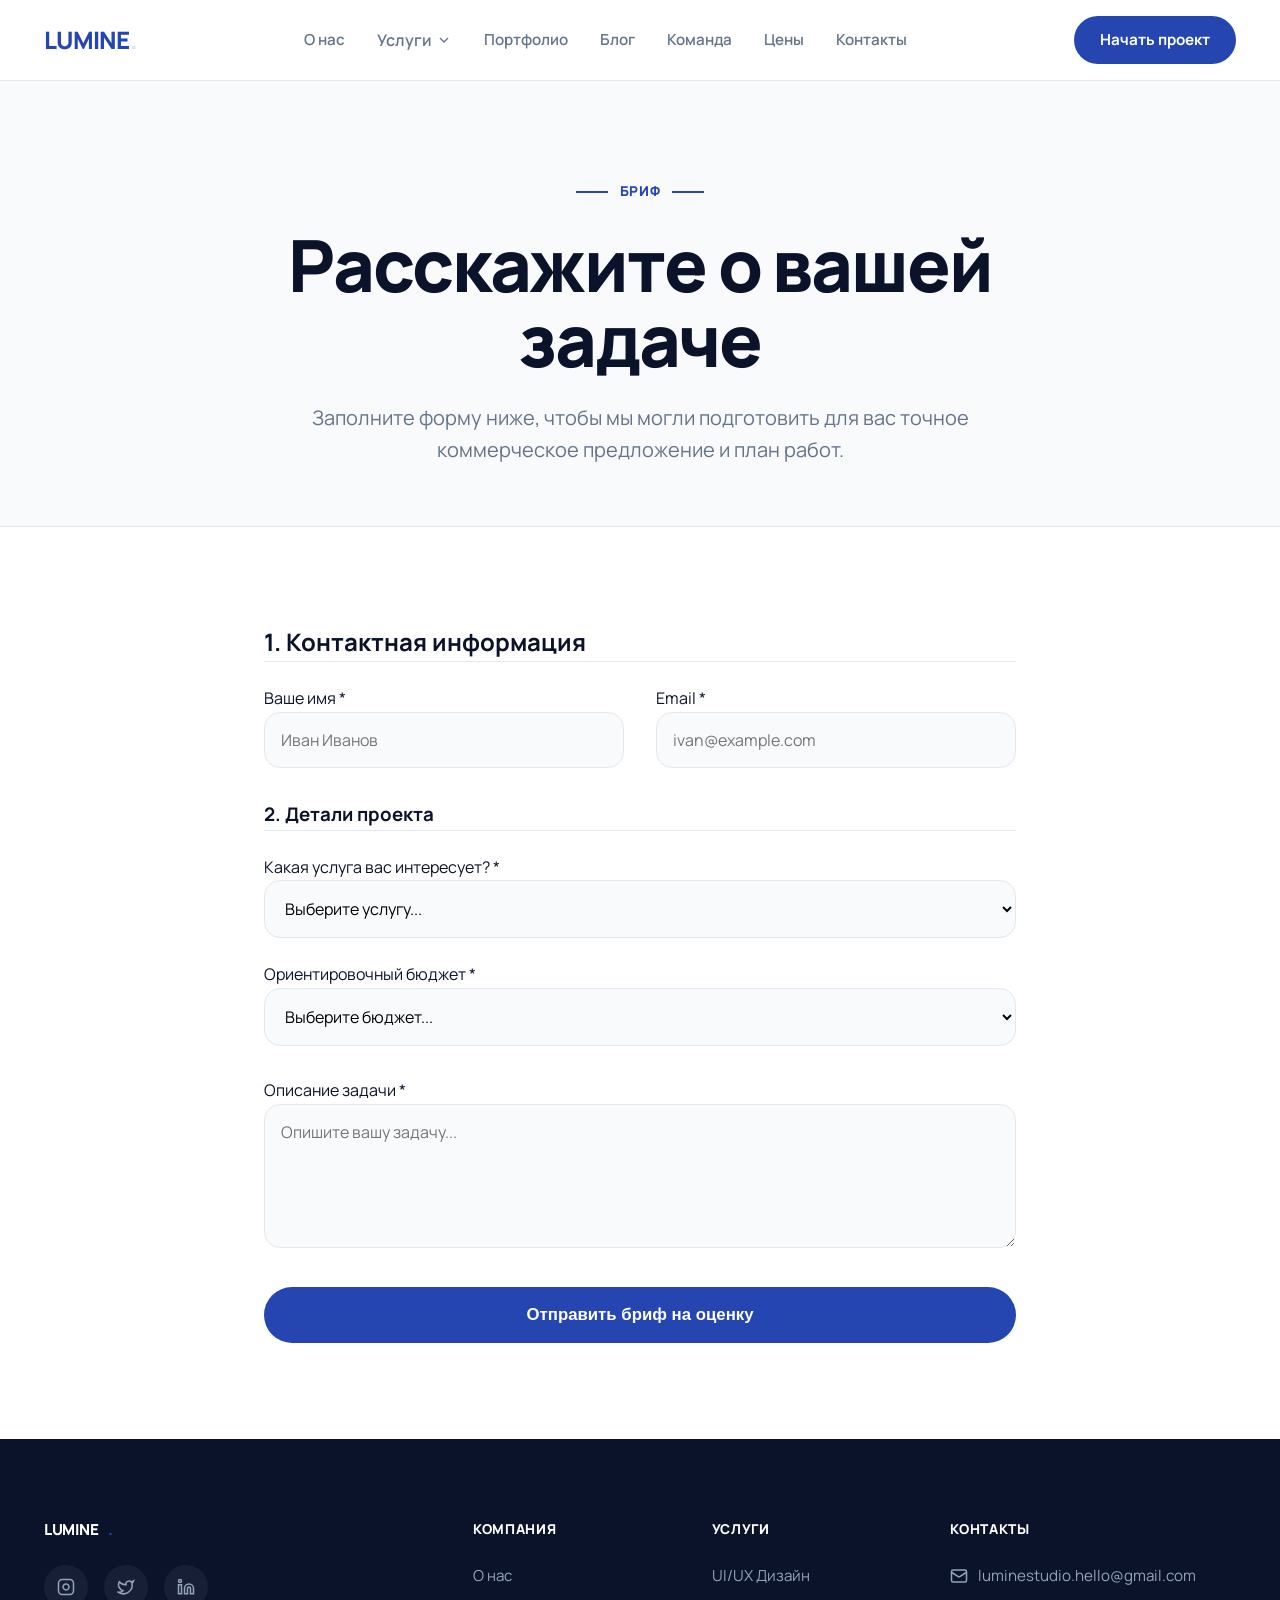
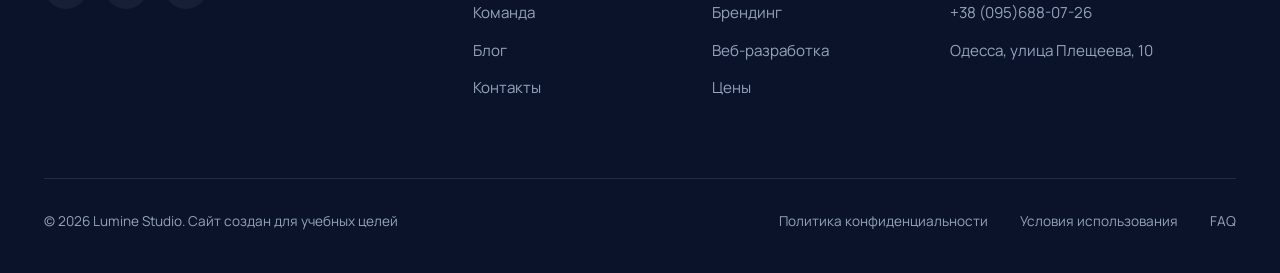
<file: brief.html>
﻿<!DOCTYPE html>
<html lang="ru">
<head>
<meta charset="UTF-8">
<meta name="keywords" content="создание сайтов, веб-студия, разработка сайтов, заказать сайт, IT агентство, создание лендингов, разработка интернет-магазина,
	разработка сайтов под ключ цена, заказать сайт визитку Одесса, веб студия портфолио, услуги веб разработчика, создание корпоративного сайта,Lumine Studio,Lumine Studio отзывы,Lumine Studio веб студия,веб студия Одесса,дизайн студия Одесса
	,заказать сайт в Одессе,SEO,увеличить продажи через сайт,дизайн для IT-продуктов,редизайн старого сайта,как повысить конверсию сайта,верстка сайта">
	
	<meta name="description" content="Сайт веб-студии Lumine Studio.">
	
	<meta name="author" content="Stefurin Vadim">
	
    <link rel="shortcut icon" href="favicon.ico" type="image/x-icon">

    <meta name="viewport" content="width=device-width, initial-scale=1.0">
    <title>Начать проект (Бриф) — Lumine Studio</title>
    <link href="https://fonts.googleapis.com/css2?family=Manrope:wght@400;500;600;700;800&display=swap" rel="stylesheet">
    <link rel="stylesheet" href="style.css">
</head>
<body>

<header class="header">
        <div class="container header-inner">
            <a href="index.html" class="logo">LUMINE<span class="logo-dot">.</span></a>
            
            <!-- Навигация для ПК -->
            <nav class="nav-desktop">
                <a href="about.html" class="nav-link">О нас</a>
                
                <div class="dropdown">
                    <button class="nav-link dropdown-toggle" style="display: flex; align-items: center;">
                        Услуги
                        <svg viewBox="0 0 24 24" fill="none" stroke="currentColor" stroke-width="2" style="width: 16px; height: 16px; margin-left: 4px;"><path d="m6 9 6 6 6-6"/></svg>
                    </button>
                    <div class="dropdown-menu">
                        <a href="service-uiux.html" class="dropdown-item">UI/UX Дизайн</a>
                        <a href="service-branding.html" class="dropdown-item">Брендинг</a>
                        <a href="service-development.html" class="dropdown-item">Веб-разработка</a>
                        <a href="services.html" class="dropdown-item text-accent" style="margin-top: 8px; border-top: 1px solid var(--color-border); padding-top: 12px;">Все услуги &rarr;</a>
                    </div>
                </div>

                <a href="portfolio.html" class="nav-link">Портфолио</a>
                <a href="blog.html" class="nav-link">Блог</a>
                <a href="team.html" class="nav-link">Команда</a>
                <a href="pricing.html" class="nav-link">Цены</a>
                <a href="contact.html" class="nav-link">Контакты</a>
            </nav>

            <!-- Кнопка и бургер-меню для мобилок -->
            <div class="header-actions">
                <a href="brief.html" class="btn btn-primary btn-sm hidden-mobile">Начать проект</a>
                <button class="mobile-toggle" aria-label="Меню">
                   
                </button>
            </div>
        </div>

        <!-- Мобильное меню (скрыто по умолчанию) -->
        <div class="mobile-nav" id="mobileNav">
            <a href="index.html" class="mobile-link">Главная</a>
            <a href="about.html" class="mobile-link">О нас</a>
            <a href="services.html" class="mobile-link">Услуги</a>
            <a href="portfolio.html" class="mobile-link">Портфолио</a>
            <a href="blog.html" class="mobile-link">Блог</a>
            <a href="team.html" class="mobile-link">Команда</a>
            <a href="pricing.html" class="mobile-link">Цены</a>
            <a href="contact.html" class="mobile-link">Контакты</a>
            <a href="brief.html" class="btn btn-primary w-full mt-4" style="justify-content: center;">Начать проект</a>
        </div>
    </header>

    <main>
        <section class="section page-hero bg-light border-bottom text-center">
            <div class="container max-w-800 mx-auto">
                <div class="section-label justify-center">
                    <span class="label-line"></span><span class="eyebrow mb-0 text-main">Бриф</span><span class="label-line"></span>
                </div>
                <h1 class="hero-title mt-4 mb-6">Расскажите о вашей задаче</h1>
                <p class="hero-subtitle mx-auto mb-0">Заполните форму ниже, чтобы мы могли подготовить для вас точное коммерческое предложение и план работ.</p>
            </div>
        </section>

        <section class="section">
            <div class="container max-w-800">
                <div class="bg-white border border-slate-200 rounded-2xl p-8 shadow-sm">
                    <form action="send_brief.php" method="POST" class="contact-form">
    <h2 class="text-xl font-bold mb-6 border-bottom pb-4">1. Контактная информация</h2>
    <div class="grid-2 gap-32 mb-8">
        <div>
            <label for="name" class="block text-sm font-bold mb-2 text-main">Ваше имя *</label>
            <input type="text" id="name" name="name" required placeholder="Иван Иванов">
        </div>
        <div>
            <label for="email" class="block text-sm font-bold mb-2 text-main">Email *</label>
            <input type="email" id="email" name="email" required placeholder="ivan@example.com">
        </div>
    </div>

    <h3 class="text-xl font-bold mb-6 border-bottom pb-4">2. Детали проекта</h3>
    
    <div class="mb-6">
    <label for="service" class="block text-sm font-bold mb-2 text-main">Какая услуга вас интересует? *</label>
    <select id="service" name="service" required style="width: 100%; padding: 16px; border: 1px solid var(--color-border); border-radius: 16px; font-family: inherit; font-size: 1rem; background: var(--color-bg-light); outline: none;">
        <option value="" disabled selected>Выберите услугу...</option>
        <option value="UI/UX Дизайн">UI/UX Дизайн</option>
        <option value="Брендинг">Разработка брендинга</option>
        <option value="Разработка сайта">Создание сайта под ключ</option>
        <option value="Комплекс">Комплексный проект (Дизайн + Код)</option>
    </select>
</div>

<div class="mb-8">
    <label for="budget" class="block text-sm font-bold mb-2 text-main">Ориентировочный бюджет *</label>
    <select id="budget" name="budget" required style="width: 100%; padding: 16px; border: 1px solid var(--color-border); border-radius: 16px; font-family: inherit; font-size: 1rem; background: var(--color-bg-light); outline: none;">
        <option value="" disabled selected>Выберите бюджет...</option>
        <option value="До 50 000 ₴">До 50 000 ₴</option>
        <option value="50 000 - 150 000 ₴">50 000 - 150 000 ₴</option>
        <option value="От 150 000 ₴">От 150 000 ₴</option>
    </select>
</div>

    <div class="mb-8">
        <label for="message" class="block text-sm font-bold mb-2 text-main">Описание задачи *</label>
        <textarea id="message" name="message" rows="5" required placeholder="Опишите вашу задачу..."></textarea>
    </div>
    
    <button type="submit" class="btn btn-primary btn-lg w-full">Отправить бриф на оценку</button>
</form>
                </div>
            </div>
        </section>
    </main>

 <footer class="footer">
    <div class="container">
        <div class="footer-grid">
            
            <div class="footer-col brand-col">
                <a href="index.html" class="logo">LUMINE<span class="logo-dot">.</span></a>
                
                <div class="social-links">
                    <a href="https://instagram.com" target="_blank" class="social-circle" aria-label="Instagram">
                        <svg viewBox="0 0 24 24" fill="none" stroke="currentColor" stroke-width="2"><rect width="20" height="20" x="2" y="2" rx="5" ry="5"/><path d="M16 11.37A4 4 0 1 1 12.63 8 4 4 0 0 1 16 11.37z"/><line x1="17.5" x2="17.51" y1="6.5" y2="6.5"/></svg>
                    </a>
                    <a href="https://twitter.com" target="_blank" class="social-circle" aria-label="Twitter">
                        <svg viewBox="0 0 24 24" fill="none" stroke="currentColor" stroke-width="2"><path d="M22 4s-.7 2.1-2 3.4c1.6 10-9.4 17.3-18 11.6 2.2.1 4.4-.6 6-2C3 15.5.5 9.6 3 5c2.2 2.6 5.6 4.1 9 4-.9-4.2 4-6.6 7-3.8 1.1 0 3-1.2 3-1.2z"/></svg>
                    </a>
                    <a href="https://linkedin.com" target="_blank" class="social-circle" aria-label="LinkedIn">
                        <svg viewBox="0 0 24 24" fill="none" stroke="currentColor" stroke-width="2"><path d="M16 8a6 6 0 0 1 6 6v7h-4v-7a2 2 0 0 0-2-2 2 2 0 0 0-2 2v7h-4v-7a6 6 0 0 1 6-6z"/><rect width="4" height="12" x="2" y="9"/><circle cx="4" cy="4" r="2"/></svg>
                    </a>
                </div>
            </div>

            <div class="footer-col">
                <h2 class="footer-title">Компания</h2>
                <a href="about.html">О нас</a>
                <a href="team.html">Команда</a>
                <a href="blog.html">Блог</a>
                <a href="contact.html">Контакты</a>
            </div>

            <div class="footer-col">
                <h2 class="footer-title">Услуги</h2>
                <a href="service-uiux.html">UI/UX Дизайн</a>
                <a href="service-branding.html">Брендинг</a>
                <a href="service-development.html">Веб-разработка</a>
                <a href="pricing.html">Цены</a>
            </div>

            <div class="footer-col">
                <h2 class="footer-title">Контакты</h2>
                <a href="mailto:luminestudio.hello@gmail.com" class="contact-link">
                    <svg viewBox="0 0 24 24" fill="none" stroke="currentColor" stroke-width="2" class="footer-icon"><rect width="20" height="16" x="2" y="4" rx="2"/><path d="m22 7-8.97 5.7a1.94 1.94 0 0 1-2.06 0L2 7"/></svg>
                    luminestudio.hello@gmail.com
                </a>
                <a href="tel:+380669908357" class="contact-link">
                    +38 (095)688-07-26
                </a>
                <p>Одесса, улица Плещеева, 10</p>
            </div>

        </div>

        <div class="footer-bottom">
            <p>© 2026 Lumine Studio. Сайт создан для учебных целей</p>
            <div class="footer-links">
                <a href="privacy.html">Политика конфиденциальности</a>
                <a href="terms.html">Условия использования</a>
                <a href="faq.html">FAQ</a>
            </div>
        </div>
    </div>
</footer>
<script src="main.js"></script>
</body>
</html>
</file>
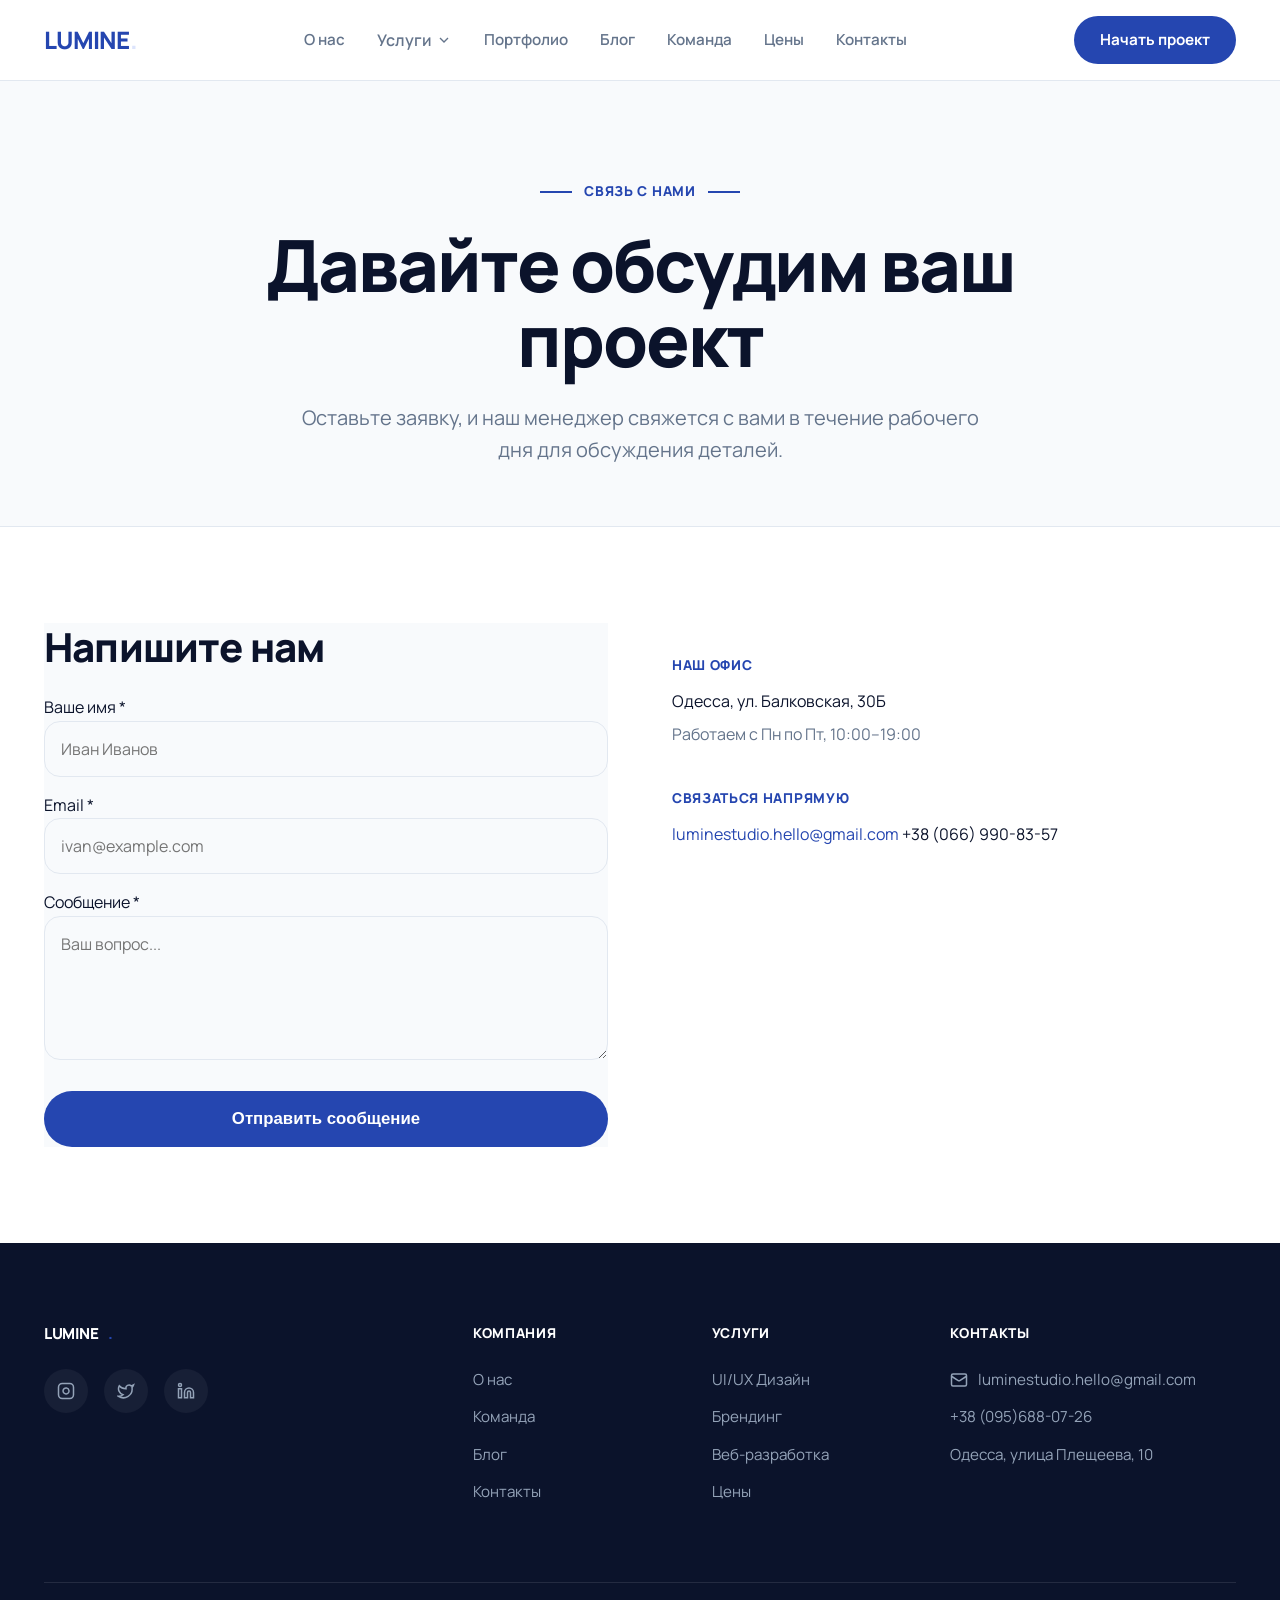
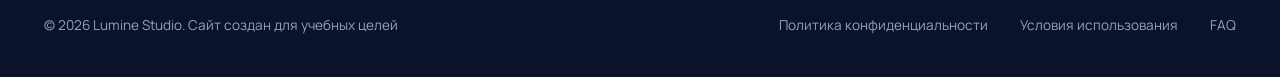
<file: contact.html>
﻿<!DOCTYPE html>
<html lang="ru">
<head>
<meta charset="UTF-8">
<meta name="keywords" content="создание сайтов, веб-студия, разработка сайтов, заказать сайт, IT агентство, создание лендингов, разработка интернет-магазина,
	разработка сайтов под ключ цена, заказать сайт визитку Одесса, веб студия портфолио, услуги веб разработчика, создание корпоративного сайта,Lumine Studio,Lumine Studio отзывы,Lumine Studio веб студия,веб студия Одесса,дизайн студия Одесса
	,заказать сайт в Одессе,SEO,увеличить продажи через сайт,дизайн для IT-продуктов,редизайн старого сайта,как повысить конверсию сайта,верстка сайта">
	
	<meta name="description" content="Сайт веб-студии Lumine Studio.">
	
	<meta name="author" content="Stefurin Vadim">
	
    <link rel="shortcut icon" href="favicon.ico" type="image/x-icon">
  
    <meta name="viewport" content="width=device-width, initial-scale=1.0">
    <title>Контакты — Lumine Studio</title>
    <link href="https://fonts.googleapis.com/css2?family=Manrope:wght@400;500;600;700;800&display=swap" rel="stylesheet">
    <link rel="stylesheet" href="style.css">
</head>
<body>

  <header class="header">
        <div class="container header-inner">
            <a href="index.html" class="logo">LUMINE<span class="logo-dot">.</span></a>
            
            <!-- Навигация для ПК -->
            <nav class="nav-desktop">
                <a href="about.html" class="nav-link">О нас</a>
                
                <div class="dropdown">
                    <button class="nav-link dropdown-toggle" style="display: flex; align-items: center;">
                        Услуги
                        <svg viewBox="0 0 24 24" fill="none" stroke="currentColor" stroke-width="2" style="width: 16px; height: 16px; margin-left: 4px;"><path d="m6 9 6 6 6-6"/></svg>
                    </button>
                    <div class="dropdown-menu">
                        <a href="service-uiux.html" class="dropdown-item">UI/UX Дизайн</a>
                        <a href="service-branding.html" class="dropdown-item">Брендинг</a>
                        <a href="service-development.html" class="dropdown-item">Веб-разработка</a>
                        <a href="services.html" class="dropdown-item text-accent" style="margin-top: 8px; border-top: 1px solid var(--color-border); padding-top: 12px;">Все услуги &rarr;</a>
                    </div>
                </div>

                <a href="portfolio.html" class="nav-link">Портфолио</a>
                <a href="blog.html" class="nav-link">Блог</a>
                <a href="team.html" class="nav-link">Команда</a>
                <a href="pricing.html" class="nav-link">Цены</a>
                <a href="contact.html" class="nav-link">Контакты</a>
            </nav>

            <!-- Кнопка и бургер-меню для мобилок -->
            <div class="header-actions">
                <a href="brief.html" class="btn btn-primary btn-sm hidden-mobile">Начать проект</a>
                <button class="mobile-toggle" aria-label="Меню">
                    
                </button>
            </div>
        </div>

        <!-- Мобильное меню (скрыто по умолчанию) -->
        <div class="mobile-nav" id="mobileNav">
            <a href="index.html" class="mobile-link">Главная</a>
            <a href="about.html" class="mobile-link">О нас</a>
            <a href="services.html" class="mobile-link">Услуги</a>
            <a href="portfolio.html" class="mobile-link">Портфолио</a>
            <a href="blog.html" class="mobile-link">Блог</a>
            <a href="team.html" class="mobile-link">Команда</a>
            <a href="pricing.html" class="mobile-link">Цены</a>
            <a href="contact.html" class="mobile-link">Контакты</a>
            <a href="contact.html" class="btn btn-primary w-full mt-4" style="justify-content: center;">Начать проект</a>
        </div>
    </header>

    <main>
        <section class="section page-hero bg-light border-bottom text-center">
            <div class="container max-w-800 mx-auto">
                <div class="section-label justify-center">
                    <span class="label-line"></span><span class="eyebrow mb-0 text-main">Связь с нами</span><span class="label-line"></span>
                </div>
                <h1 class="hero-title mt-4 mb-6">Давайте обсудим ваш проект</h1>
                <p class="hero-subtitle mx-auto mb-0">Оставьте заявку, и наш менеджер свяжется с вами в течение рабочего дня для обсуждения деталей.</p>
            </div>
        </section>

        <section class="section">
            <div class="container">
                <div class="grid-2 gap-64 align-start">
                    
                    <div class="contact-form-wrap bg-light border border-slate-200 rounded-2xl p-8 shadow-sm">
                        <h1 class="section-title text-2xl mb-6">Напишите нам</h1>
                        
                        <form action="send_contact.php" method="POST" class="contact-form">
    <div class="mb-4">
        <label for="name" class="block text-sm font-bold mb-2 text-main">Ваше имя *</label>
        <input type="text" id="name" name="name" required placeholder="Иван Иванов">
    </div>
    
    <div class="mb-4">
        <label for="email" class="block text-sm font-bold mb-2 text-main">Email *</label>
        <input type="email" id="email" name="email" required placeholder="ivan@example.com">
    </div>
    
    <div class="mb-6">
        <label for="message" class="block text-sm font-bold mb-2 text-main">Сообщение *</label>
        <textarea id="message" name="message" rows="5" required placeholder="Ваш вопрос..."></textarea>
    </div>
    
    <button type="submit" class="btn btn-primary btn-lg w-full">Отправить сообщение</button>
</form>
                    </div>

                    <div class="contact-info flex-col justify-center pt-8">
                        <div class="mb-10">
                            <h1 class="eyebrow">Наш офис</h1>
                            <p class="text-xl font-bold text-main">Одесса, ул. Балковская, 30Б</p>
                            <p class="text-muted mt-2">Работаем с Пн по Пт, 10:00–19:00</p>
                        </div>
                        
                        <div class="mb-10">
                            <h1 class="eyebrow">Связаться напрямую</h1>
                            <a href="mailto:luminestudio.hello@gmail.com" class="block text-2xl font-bold text-accent mb-2" style="word-break: break-all;">luminestudio.hello@gmail.com</a>
                            <a href="tel:+380669908357" class="block text-2xl font-bold text-main hover:text-accent transition-colors">+38 (066) 990-83-57</a>
                        </div>
                    </div>

                </div>
            </div>
        </section>
    </main>

     <footer class="footer">
    <div class="container">
        <div class="footer-grid">
            
            <div class="footer-col brand-col">
                <a href="index.html" class="logo">LUMINE<span class="logo-dot">.</span></a>
                
                <div class="social-links">
                    <a href="https://instagram.com" target="_blank" class="social-circle" aria-label="Instagram">
                        <svg viewBox="0 0 24 24" fill="none" stroke="currentColor" stroke-width="2"><rect width="20" height="20" x="2" y="2" rx="5" ry="5"/><path d="M16 11.37A4 4 0 1 1 12.63 8 4 4 0 0 1 16 11.37z"/><line x1="17.5" x2="17.51" y1="6.5" y2="6.5"/></svg>
                    </a>
                    <a href="https://twitter.com" target="_blank" class="social-circle" aria-label="Twitter">
                        <svg viewBox="0 0 24 24" fill="none" stroke="currentColor" stroke-width="2"><path d="M22 4s-.7 2.1-2 3.4c1.6 10-9.4 17.3-18 11.6 2.2.1 4.4-.6 6-2C3 15.5.5 9.6 3 5c2.2 2.6 5.6 4.1 9 4-.9-4.2 4-6.6 7-3.8 1.1 0 3-1.2 3-1.2z"/></svg>
                    </a>
                    <a href="https://linkedin.com" target="_blank" class="social-circle" aria-label="LinkedIn">
                        <svg viewBox="0 0 24 24" fill="none" stroke="currentColor" stroke-width="2"><path d="M16 8a6 6 0 0 1 6 6v7h-4v-7a2 2 0 0 0-2-2 2 2 0 0 0-2 2v7h-4v-7a6 6 0 0 1 6-6z"/><rect width="4" height="12" x="2" y="9"/><circle cx="4" cy="4" r="2"/></svg>
                    </a>
                </div>
            </div>

            <div class="footer-col">
                <h2 class="footer-title">Компания</h2>
                <a href="about.html">О нас</a>
                <a href="team.html">Команда</a>
                <a href="blog.html">Блог</a>
                <a href="contact.html">Контакты</a>
            </div>

            <div class="footer-col">
                <h2 class="footer-title">Услуги</h2>
                <a href="service-uiux.html">UI/UX Дизайн</a>
                <a href="service-branding.html">Брендинг</a>
                <a href="service-development.html">Веб-разработка</a>
                <a href="pricing.html">Цены</a>
            </div>

            <div class="footer-col">
                <h2 class="footer-title">Контакты</h2>
                <a href="mailto:luminestudio.hello@gmail.com" class="contact-link">
                    <svg viewBox="0 0 24 24" fill="none" stroke="currentColor" stroke-width="2" class="footer-icon"><rect width="20" height="16" x="2" y="4" rx="2"/><path d="m22 7-8.97 5.7a1.94 1.94 0 0 1-2.06 0L2 7"/></svg>
                    luminestudio.hello@gmail.com
                </a>
                <a href="tel:+380669908357" class="contact-link">
                    +38 (095)688-07-26
                </a>
                <p>Одесса, улица Плещеева, 10</p>
            </div>

        </div>

        <div class="footer-bottom">
            <p>© 2026 Lumine Studio. Сайт создан для учебных целей</p>
            <div class="footer-links">
                <a href="privacy.html">Политика конфиденциальности</a>
                <a href="terms.html">Условия использования</a>
                <a href="faq.html">FAQ</a>
            </div>
        </div>
    </div>
</footer>
<script src="main.js"></script>
</body>
</html>
</file>
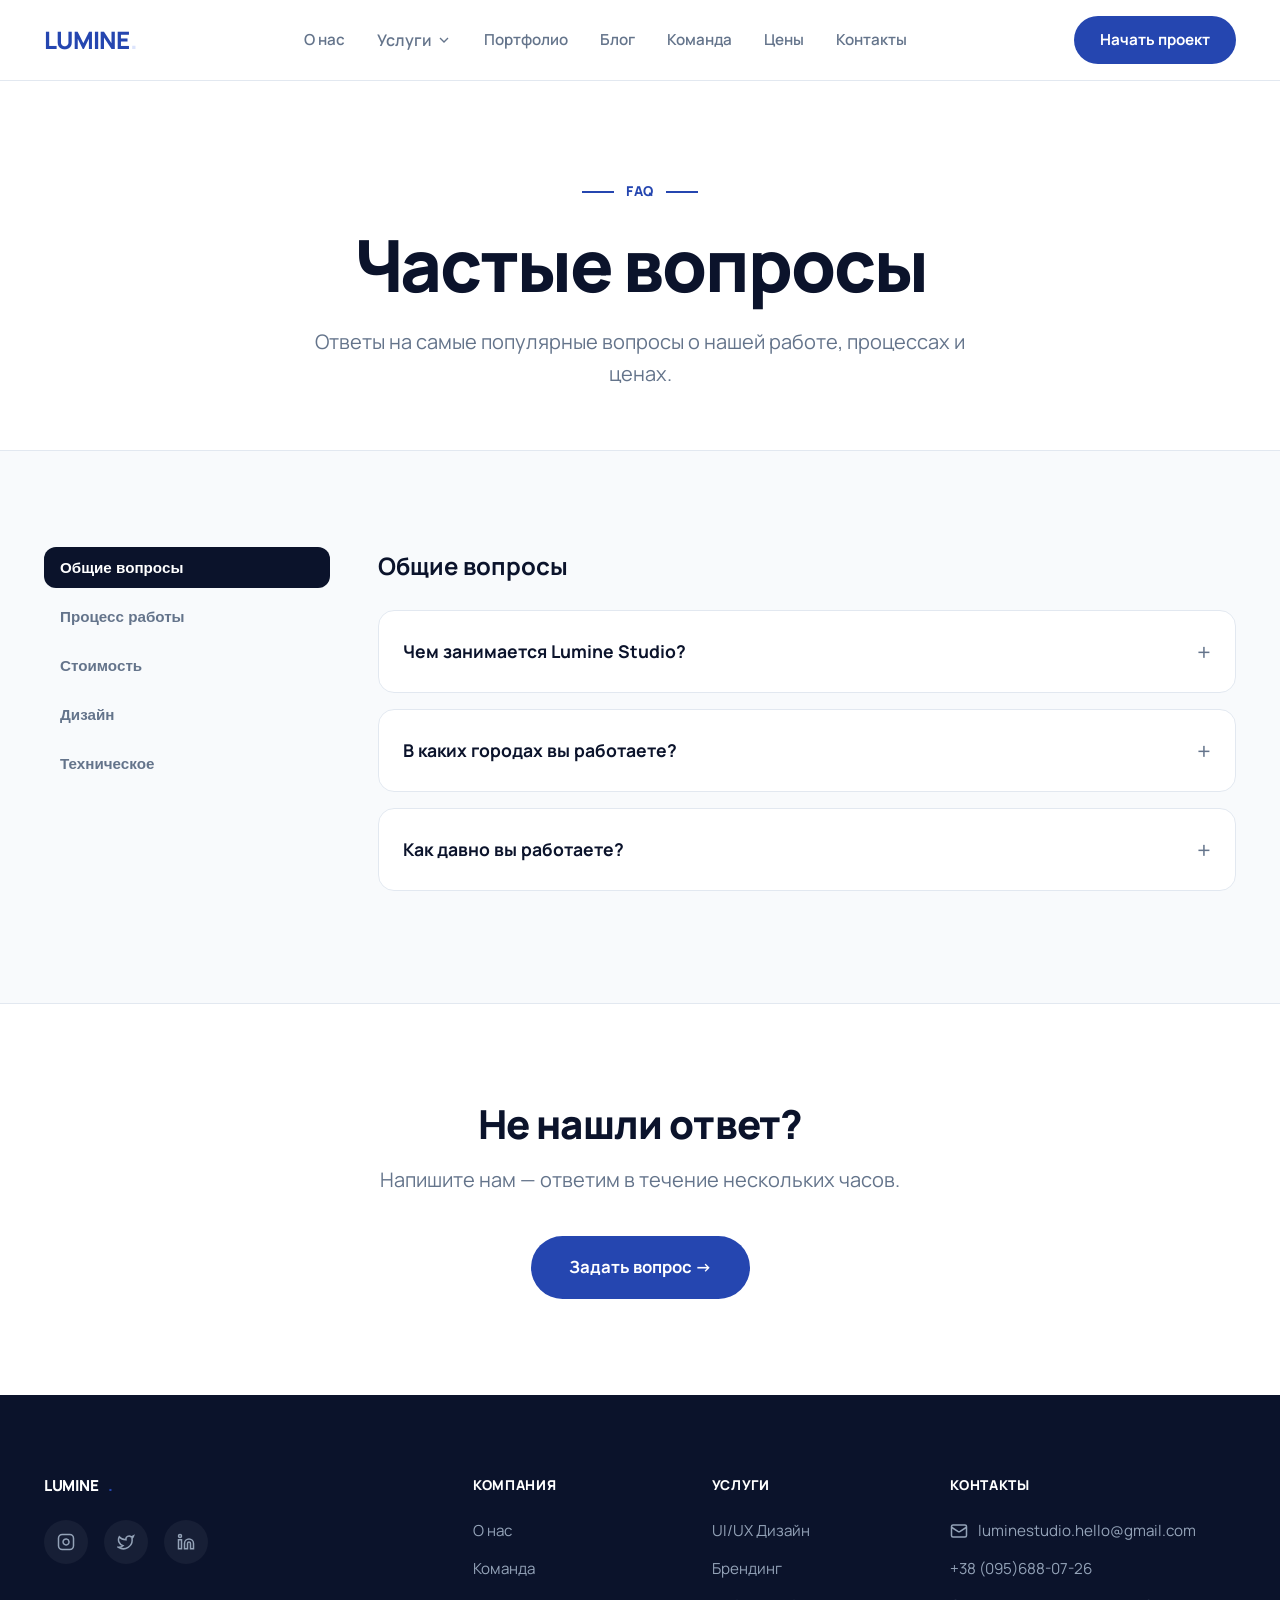
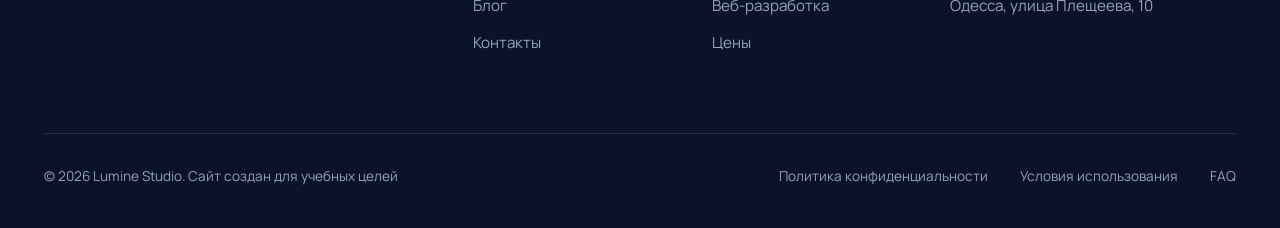
<file: faq.html>
﻿<!DOCTYPE html>
<html lang="ru">
<head>
<meta charset="UTF-8">
<meta name="keywords" content="создание сайтов, веб-студия, разработка сайтов, заказать сайт, IT агентство, создание лендингов, разработка интернет-магазина,
	разработка сайтов под ключ цена, заказать сайт визитку Одесса, веб студия портфолио, услуги веб разработчика, создание корпоративного сайта,Lumine Studio,Lumine Studio отзывы,Lumine Studio веб студия,веб студия Одесса,дизайн студия Одесса
	,заказать сайт в Одессе,SEO,увеличить продажи через сайт,дизайн для IT-продуктов,редизайн старого сайта,как повысить конверсию сайта,верстка сайта">
	
	<meta name="description" content="Сайт веб-студии Lumine Studio.">
	
	<meta name="author" content="Stefurin Vadim">
	
    <link rel="shortcut icon" href="favicon.ico" type="image/x-icon">
 
    <meta name="viewport" content="width=device-width, initial-scale=1.0">
    <title>FAQ — Lumine Studio</title>
    <link href="https://fonts.googleapis.com/css2?family=Manrope:wght@400;500;600;700;800&display=swap" rel="stylesheet">
    <link rel="stylesheet" href="style.css">
    <style>
        /* Специфичные стили для аккордеона FAQ */
        .faq-layout { display: grid; grid-template-columns: 1fr; gap: 48px; }
        @media(min-width: 1024px) { .faq-layout { grid-template-columns: 1fr 3fr; } }
        
        .faq-sidebar { position: sticky; top: 120px; display: flex; flex-direction: column; gap: 8px; }
        .faq-tab { text-align: left; padding: 12px 16px; border-radius: 12px; font-weight: 600; font-size: 0.95rem; color: var(--color-text-muted); cursor: pointer; border: none; background: transparent; transition: 0.3s; }
        .faq-tab:hover { background: var(--color-bg-light); }
        .faq-tab.active { background: var(--color-bg-dark); color: #fff; }
        
        .faq-category { display: none; animation: fadeIn 0.5s ease forwards; }
        .faq-category.active { display: block; }
        @keyframes fadeIn { from { opacity: 0; transform: translateY(10px); } to { opacity: 1; transform: translateY(0); } }

        .faq-item { border: 1px solid var(--color-border); border-radius: 16px; margin-bottom: 16px; background: #fff; overflow: hidden; }
        .faq-question { width: 100%; text-align: left; padding: 24px; font-weight: 700; font-size: 1.1rem; background: transparent; border: none; cursor: pointer; display: flex; justify-content: space-between; align-items: center; color: var(--color-text-main); font-family: inherit; }
        .faq-icon { font-size: 1.5rem; color: var(--color-text-muted); font-weight: 400; transition: transform 0.3s ease; }
        .faq-item.active .faq-icon { transform: rotate(45deg); color: var(--color-accent); }
        .faq-answer { padding: 0 24px; max-height: 0; overflow: hidden; transition: max-height 0.3s ease-out, padding 0.3s ease; color: var(--color-text-muted); font-size: 0.95rem; line-height: 1.6; }
        .faq-item.active .faq-answer { padding-bottom: 24px; max-height: 500px; border-top: 1px solid var(--color-border); padding-top: 16px; }
    </style>
</head>
<body>

    <header class="header">
        <div class="container header-inner">
            <a href="index.html" class="logo">LUMINE<span class="logo-dot">.</span></a>
            
            <!-- Навигация для ПК -->
            <nav class="nav-desktop">
                <a href="about.html" class="nav-link">О нас</a>
                
                <div class="dropdown">
                    <button class="nav-link dropdown-toggle" style="display: flex; align-items: center;">
                        Услуги
                        <svg viewBox="0 0 24 24" fill="none" stroke="currentColor" stroke-width="2" style="width: 16px; height: 16px; margin-left: 4px;"><path d="m6 9 6 6 6-6"/></svg>
                    </button>
                    <div class="dropdown-menu">
                        <a href="service-uiux.html" class="dropdown-item">UI/UX Дизайн</a>
                        <a href="service-branding.html" class="dropdown-item">Брендинг</a>
                        <a href="service-development.html" class="dropdown-item">Веб-разработка</a>
                        <a href="services.html" class="dropdown-item text-accent" style="margin-top: 8px; border-top: 1px solid var(--color-border); padding-top: 12px;">Все услуги &rarr;</a>
                    </div>
                </div>

                <a href="portfolio.html" class="nav-link">Портфолио</a>
                <a href="blog.html" class="nav-link">Блог</a>
                <a href="team.html" class="nav-link">Команда</a>
                <a href="pricing.html" class="nav-link">Цены</a>
                <a href="contact.html" class="nav-link">Контакты</a>
            </nav>

            <!-- Кнопка и бургер-меню для мобилок -->
            <div class="header-actions">
                <a href="brief.html" class="btn btn-primary btn-sm hidden-mobile">Начать проект</a>
                <button class="mobile-toggle" aria-label="Меню">
                   
                </button>
            </div>
        </div>

        <!-- Мобильное меню (скрыто по умолчанию) -->
        <div class="mobile-nav" id="mobileNav">
            <a href="index.html" class="mobile-link">Главная</a>
            <a href="about.html" class="mobile-link">О нас</a>
            <a href="services.html" class="mobile-link">Услуги</a>
            <a href="portfolio.html" class="mobile-link">Портфолио</a>
            <a href="blog.html" class="mobile-link">Блог</a>
            <a href="team.html" class="mobile-link">Команда</a>
            <a href="pricing.html" class="mobile-link">Цены</a>
            <a href="contact.html" class="mobile-link">Контакты</a>
            <a href="brief.html" class="btn btn-primary w-full mt-4" style="justify-content: center;">Начать проект</a>
        </div>
    </header>

    <main>
        <section class="section page-hero text-center border-bottom">
            <div class="container max-w-800">
                <div class="section-label justify-center">
                    <span class="label-line"></span><span class="eyebrow mb-0 text-main">FAQ</span><span class="label-line"></span>
                </div>
                <h1 class="hero-title mt-4 mb-6">Частые вопросы</h1>
                <p class="hero-subtitle mx-auto mb-0">Ответы на самые популярные вопросы о нашей работе, процессах и ценах.</p>
            </div>
        </section>

        <section class="section bg-light">
            <div class="container">
                <div class="faq-layout">
                    
                    <div>
                        <div class="faq-sidebar">
                            <button class="faq-tab active" data-target="cat-1">Общие вопросы</button>
                            <button class="faq-tab" data-target="cat-2">Процесс работы</button>
                            <button class="faq-tab" data-target="cat-3">Стоимость</button>
                            <button class="faq-tab" data-target="cat-4">Дизайн</button>
                            <button class="faq-tab" data-target="cat-5">Техническое</button>
                        </div>
                    </div>

                    <div>
                        <div id="cat-1" class="faq-category active">
                            <h2 class="text-2xl font-bold mb-6">Общие вопросы</h2>
                            <div class="faq-item">
                                <button class="faq-question">Чем занимается Lumine Studio? <span class="faq-icon">+</span></button>
                                <div class="faq-answer">Lumine Studio — это студия дизайна и веб-разработки. Мы создаём сайты, мобильные приложения, разрабатываем фирменный стиль и UI/UX-дизайн для бизнеса любого масштаба.</div>
                            </div>
                            <div class="faq-item">
                                <button class="faq-question">В каких городах вы работаете? <span class="faq-icon">+</span></button>
                                <div class="faq-answer">Мы базируемся в Одессе, но работаем удалённо с клиентами по всей Украине и за рубежом. Географических ограничений нет.</div>
                            </div>
                            <div class="faq-item">
                                <button class="faq-question">Как давно вы работаете? <span class="faq-icon">+</span></button>
                                <div class="faq-answer">Студия основана в 2020 году. За это время мы реализовали более 150 проектов для клиентов из разных отраслей.</div>
                            </div>
                        </div>

                        <div id="cat-2" class="faq-category">
                            <h2 class="text-2xl font-bold mb-6">Процесс работы</h2>
                            <div class="faq-item">
                                <button class="faq-question">Как начать работу с вами? <span class="faq-icon">+</span></button>
                                <div class="faq-answer">Напишите нам через форму на сайте или по email. Мы проведём бесплатную консультацию, обсудим задачи и подготовим коммерческое предложение в течение 24 часов.</div>
                            </div>
                            <div class="faq-item">
                                <button class="faq-question">Как долго длится разработка? <span class="faq-icon">+</span></button>
                                <div class="faq-answer">Лендинг — 1–2 недели. Корпоративный сайт — 4–6 недель. Сложные сервисы и приложения — от 2 месяцев. Точные сроки зависят от объёма задач.</div>
                            </div>
                            <div class="faq-item">
                                <button class="faq-question">Вы работаете по договору? <span class="faq-icon">+</span></button>
                                <div class="faq-answer">Да, обязательно. Мы заключаем договор, в котором прописываем сроки, стоимость, этапы работ и права на результат. Работаем официально с юридическими и физическими лицами.</div>
                            </div>
                        </div>

                        <div id="cat-3" class="faq-category">
                            <h2 class="text-2xl font-bold mb-6">Стоимость</h2>
                            <div class="faq-item">
                                <button class="faq-question">Сколько стоит разработка сайта? <span class="faq-icon">+</span></button>
                                <div class="faq-answer">Лендинг — от 50 000 ₴, корпоративный сайт — от 150 000 ₴, сложные сервисы — от 300 000 ₴. Точная стоимость зависит от функционала и сроков. Напишите нам для расчёта.</div>
                            </div>
                            <div class="faq-item">
                                <button class="faq-question">Как происходит оплата? <span class="faq-icon">+</span></button>
                                <div class="faq-answer">Работаем по предоплате: 50% при старте проекта, 50% при сдаче. Для крупных проектов возможна поэтапная оплата.</div>
                            </div>
                            <div class="faq-item">
                                <button class="faq-question">Есть ли скрытые платежи? <span class="faq-icon">+</span></button>
                                <div class="faq-answer">Нет. Все расходы прописываются в договоре до начала работ. Если в процессе появляются дополнительные задачи — согласовываем стоимость отдельно.</div>
                            </div>
                        </div>

                        <div id="cat-4" class="faq-category">
                            <h2 class="text-2xl font-bold mb-6">Дизайн</h2>
                            <div class="faq-item">
                                <button class="faq-question">Сколько вариантов дизайна вы предлагаете? <span class="faq-icon">+</span></button>
                                <div class="faq-answer">Обычно мы разрабатываем 2–3 концепции главной страницы. После выбора концепции дорабатываем остальные страницы в едином стиле.</div>
                            </div>
                            <div class="faq-item">
                                <button class="faq-question">Можно ли вносить правки? <span class="faq-icon">+</span></button>
                                <div class="faq-answer">Да. В базовом тарифе — 2 итерации правок, в расширенных — неограниченные правки в рамках согласованного ТЗ.</div>
                            </div>
                        </div>

                        <div id="cat-5" class="faq-category">
                            <h2 class="text-2xl font-bold mb-6">Техническое</h2>
                            <div class="faq-item">
                                <button class="faq-question">На каких технологиях вы работаете? <span class="faq-icon">+</span></button>
                                <div class="faq-answer">Frontend: React, Next.js, TypeScript, HTML/CSS/JS. Backend: Node.js, PHP. Выбираем стек под конкретную задачу.</div>
                            </div>
                            <div class="faq-item">
                                <button class="faq-question">Вы занимаетесь хостингом и доменом? <span class="faq-icon">+</span></button>
                                <div class="faq-answer">Помогаем с выбором и настройкой хостинга. Домен регистрируете самостоятельно или мы помогаем.</div>
                            </div>
                        </div>

                    </div>
                </div>
            </div>
        </section>

        <section class="section border-top text-center">
            <div class="container max-w-800">
                <h2 class="section-title mb-4">Не нашли ответ?</h2>
                <p class="hero-subtitle mb-8 mx-auto">Напишите нам — ответим в течение нескольких часов.</p>
                <a href="contact.html" class="btn btn-primary btn-lg">Задать вопрос &rarr;</a>
            </div>
        </section>
    </main>

     <footer class="footer">
    <div class="container">
        <div class="footer-grid">
            
            <div class="footer-col brand-col">
                <a href="index.html" class="logo">LUMINE<span class="logo-dot">.</span></a>
                
                <div class="social-links">
                    <a href="https://instagram.com" target="_blank" class="social-circle" aria-label="Instagram">
                        <svg viewBox="0 0 24 24" fill="none" stroke="currentColor" stroke-width="2"><rect width="20" height="20" x="2" y="2" rx="5" ry="5"/><path d="M16 11.37A4 4 0 1 1 12.63 8 4 4 0 0 1 16 11.37z"/><line x1="17.5" x2="17.51" y1="6.5" y2="6.5"/></svg>
                    </a>
                    <a href="https://twitter.com" target="_blank" class="social-circle" aria-label="Twitter">
                        <svg viewBox="0 0 24 24" fill="none" stroke="currentColor" stroke-width="2"><path d="M22 4s-.7 2.1-2 3.4c1.6 10-9.4 17.3-18 11.6 2.2.1 4.4-.6 6-2C3 15.5.5 9.6 3 5c2.2 2.6 5.6 4.1 9 4-.9-4.2 4-6.6 7-3.8 1.1 0 3-1.2 3-1.2z"/></svg>
                    </a>
                    <a href="https://linkedin.com" target="_blank" class="social-circle" aria-label="LinkedIn">
                        <svg viewBox="0 0 24 24" fill="none" stroke="currentColor" stroke-width="2"><path d="M16 8a6 6 0 0 1 6 6v7h-4v-7a2 2 0 0 0-2-2 2 2 0 0 0-2 2v7h-4v-7a6 6 0 0 1 6-6z"/><rect width="4" height="12" x="2" y="9"/><circle cx="4" cy="4" r="2"/></svg>
                    </a>
                </div>
            </div>

            <div class="footer-col">
                <h2 class="footer-title">Компания</h2>
                <a href="about.html">О нас</a>
                <a href="team.html">Команда</a>
                <a href="blog.html">Блог</a>
                <a href="contact.html">Контакты</a>
            </div>

            <div class="footer-col">
                <h2 class="footer-title">Услуги</h2>
                <a href="service-uiux.html">UI/UX Дизайн</a>
                <a href="service-branding.html">Брендинг</a>
                <a href="service-development.html">Веб-разработка</a>
                <a href="pricing.html">Цены</a>
            </div>

            <div class="footer-col">
                <h2 class="footer-title">Контакты</h2>
                <a href="mailto:luminestudio.hello@gmail.com" class="contact-link">
                    <svg viewBox="0 0 24 24" fill="none" stroke="currentColor" stroke-width="2" class="footer-icon"><rect width="20" height="16" x="2" y="4" rx="2"/><path d="m22 7-8.97 5.7a1.94 1.94 0 0 1-2.06 0L2 7"/></svg>
                    luminestudio.hello@gmail.com
                </a>
                <a href="tel:+380669908357" class="contact-link">
                    +38 (095)688-07-26
                </a>
                <p>Одесса, улица Плещеева, 10</p>
            </div>

        </div>

        <div class="footer-bottom">
            <p>© 2026 Lumine Studio. Сайт создан для учебных целей</p>
            <div class="footer-links">
                <a href="privacy.html">Политика конфиденциальности</a>
                <a href="terms.html">Условия использования</a>
                <a href="faq.html">FAQ</a>
            </div>
        </div>
    </div>
</footer>
<script>
        document.addEventListener('DOMContentLoaded', () => {
            // Переключение категорий
            const tabs = document.querySelectorAll('.faq-tab');
            const categories = document.querySelectorAll('.faq-category');

            tabs.forEach(tab => {
                tab.addEventListener('click', () => {
                    tabs.forEach(t => t.classList.remove('active'));
                    categories.forEach(c => c.classList.remove('active'));
                    
                    tab.classList.add('active');
                    document.getElementById(tab.getAttribute('data-target')).classList.add('active');
                });
            });

            // Открытие/закрытие вопросов (Аккордеон)
            const questions = document.querySelectorAll('.faq-question');
            questions.forEach(question => {
                question.addEventListener('click', () => {
                    const item = question.parentElement;
                    const isActive = item.classList.contains('active');
                    
                    // Закрываем все открытые вопросы в текущей категории
                    const currentCategory = item.parentElement;
                    currentCategory.querySelectorAll('.faq-item').forEach(i => i.classList.remove('active'));
                    
                    // Если кликнули по закрытому, открываем его
                    if (!isActive) {
                        item.classList.add('active');
                    }
                });
            });
        });
    </script>
</body>
</html>
</file>
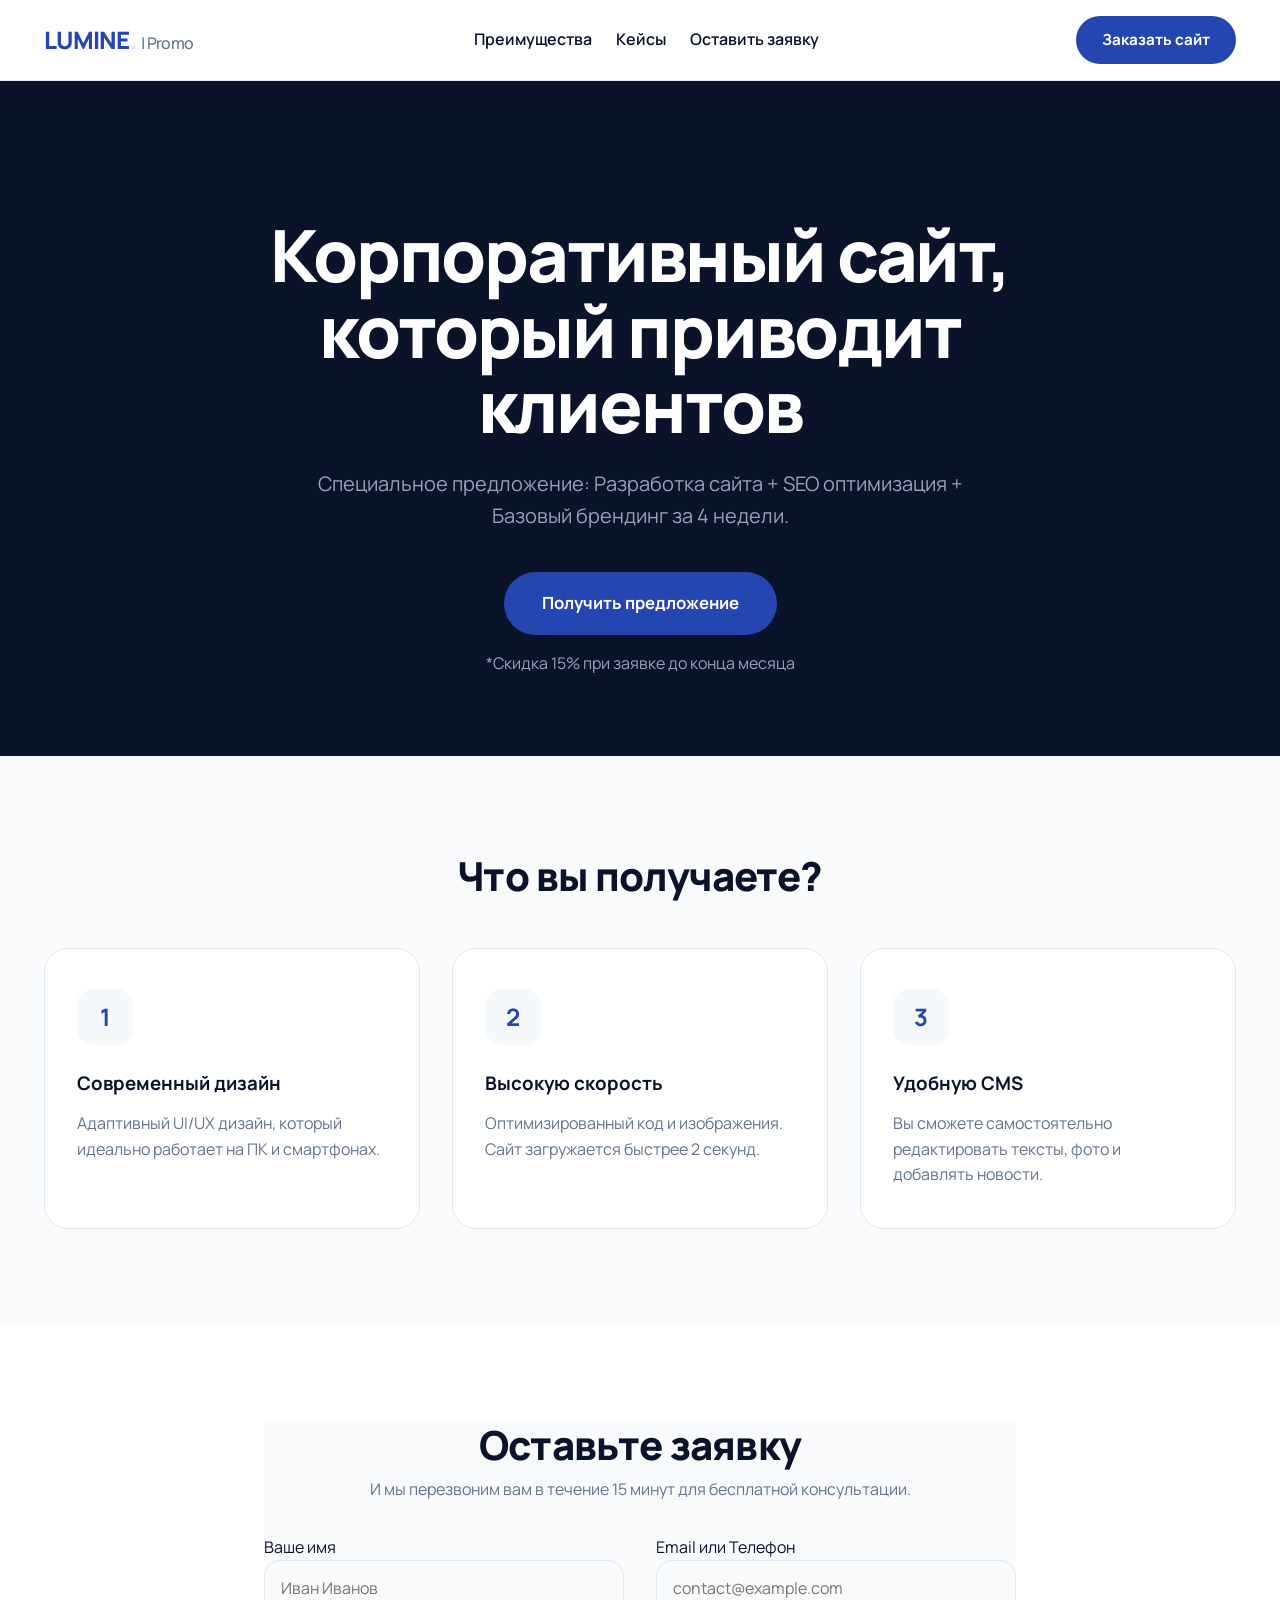
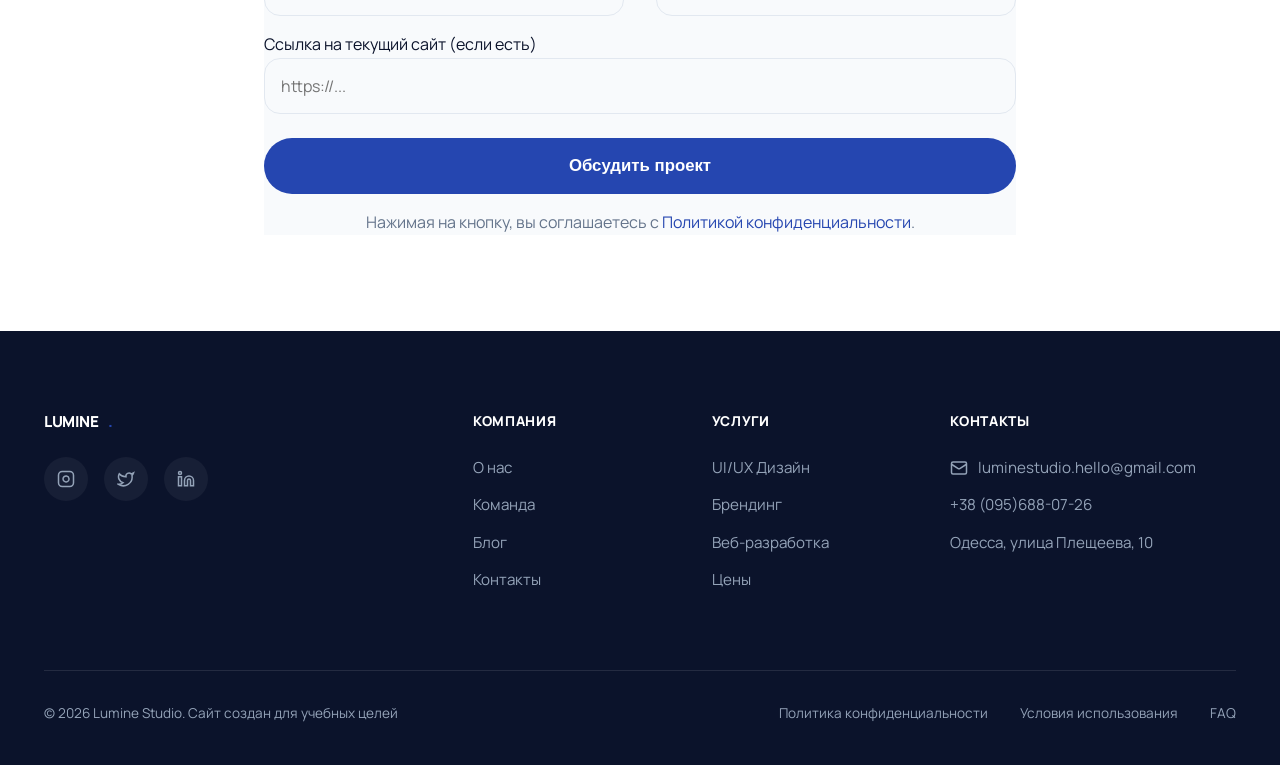
<file: landing.html>
﻿<!DOCTYPE html>
<html lang="ru">
<head>
<meta charset="UTF-8">
<meta name="keywords" content="создание сайтов, веб-студия, разработка сайтов, заказать сайт, IT агентство, создание лендингов, разработка интернет-магазина,
	разработка сайтов под ключ цена, заказать сайт визитку Одесса, веб студия портфолио, услуги веб разработчика, создание корпоративного сайта,Lumine Studio,Lumine Studio отзывы,Lumine Studio веб студия,веб студия Одесса,дизайн студия Одесса
	,заказать сайт в Одессе,SEO,увеличить продажи через сайт,дизайн для IT-продуктов,редизайн старого сайта,как повысить конверсию сайта,верстка сайта">
	
	<meta name="description" content="Сайт веб-студии Lumine Studio.">
	
	<meta name="author" content="Stefurin Vadim">
	
    <link rel="shortcut icon" href="favicon.ico" type="image/x-icon">
    
    <meta name="viewport" content="width=device-width, initial-scale=1.0">
    <title>Разработка корпоративного сайта под ключ — Lumine Studio</title>
    <link href="https://fonts.googleapis.com/css2?family=Manrope:wght@400;500;600;700;800&display=swap" rel="stylesheet">
    <link rel="stylesheet" href="style.css">
    <style>
        /* Специфичные стили для лендинга */
        .landing-hero { background: var(--color-bg-dark); color: #fff; padding: 120px 0 80px; text-align: center; }
        .landing-nav a { color: var(--color-text-main); font-weight: 600; margin-left: 24px; transition: 0.3s; }
        .landing-nav a:hover { color: var(--color-accent); }
    </style>
</head>
<body>
    
    <header class="header">
        <div class="container header-inner">
            <a href="index.html" class="logo">LUMINE<span class="logo-dot">.</span> <span style="font-size:1rem; font-weight:500; color:var(--color-text-muted);">| Promo</span></a>
            <nav class="hidden-mobile landing-nav">
                <a href="#benefits">Преимущества</a>
                <a href="#portfolio">Кейсы</a>
                <a href="#lead">Оставить заявку</a>
            </nav>
            <div class="header-actions">
                <a href="#lead" class="btn btn-primary btn-sm">Заказать сайт</a>
            </div>
        </div>
    </header>

    <main>
        <!-- Hero Section -->
        <section class="landing-hero">
            <div class="container max-w-800">
                
                <h1 class="hero-title mt-4 mb-6" style="color:#fff;">Корпоративный сайт,<br>который приводит клиентов</h1>
                <p class="hero-subtitle mx-auto mb-10" style="color:#94A3B8;">Специальное предложение: Разработка сайта + SEO оптимизация + Базовый брендинг за 4 недели.</p>
                <a href="#lead" class="btn btn-primary btn-lg">Получить предложение</a>
                <p class="mt-4 text-sm" style="color:#94A3B8;">*Скидка 15% при заявке до конца месяца</p>
            </div>
        </section>

        <!-- Преимущества -->
        <section id="benefits" class="section bg-light">
            <div class="container">
                <div class="section-header text-center">
                    <h2 class="section-title">Что вы получаете?</h2>
                </div>
                <div class="grid-3">
                    <div class="card bg-white">
                        <div class="card-icon text-accent" style="font-size: 24px; font-weight: bold;">1</div>
                        <h3 class="text-xl font-bold mb-3">Современный дизайн</h3>
                        <p class="text-sm text-muted">Адаптивный UI/UX дизайн, который идеально работает на ПК и смартфонах.</p>
                    </div>
                    <div class="card bg-white">
                        <div class="card-icon text-accent" style="font-size: 24px; font-weight: bold;">2</div>
                        <h3 class="text-xl font-bold mb-3">Высокую скорость</h3>
                        <p class="text-sm text-muted">Оптимизированный код и изображения. Сайт загружается быстрее 2 секунд.</p>
                    </div>
                    <div class="card bg-white">
                        <div class="card-icon text-accent" style="font-size: 24px; font-weight: bold;">3</div>
                        <h3 class="text-xl font-bold mb-3">Удобную CMS</h3>
                        <p class="text-sm text-muted">Вы сможете самостоятельно редактировать тексты, фото и добавлять новости.</p>
                    </div>
                </div>
            </div>
        </section>

        <!-- Форма захвата (Лид-магнит) -->
        <section id="lead" class="section">
            <div class="container max-w-800">
                <div class="bg-light border border-slate-200 rounded-2xl p-8 shadow-sm">
                    <h2 class="section-title text-center mb-2">Оставьте заявку</h2>
                    <p class="text-center text-muted mb-8">И мы перезвоним вам в течение 15 минут для бесплатной консультации.</p>
                    
                    <!-- Форма отправляет данные на тот же send.php -->
                    <form action="send.php" method="POST" class="contact-form">
                        <div class="grid-2 gap-32 mb-4">
                            <div>
                                <label for="name" class="block text-sm font-bold mb-2 text-main">Ваше имя</label>
                                <input type="text" id="name" name="name" required placeholder="Иван Иванов">
                            </div>
                            <div>
                                <label for="email" class="block text-sm font-bold mb-2 text-main">Email или Телефон</label>
                                <input type="text" id="email" name="email" required placeholder="contact@example.com">
                            </div>
                        </div>
                        <div class="mb-6">
                            <label for="message" class="block text-sm font-bold mb-2 text-main">Ссылка на текущий сайт (если есть)</label>
                            <input type="text" id="message" name="message" placeholder="https://...">
                        </div>
                        <button type="submit" class="btn btn-primary btn-lg w-full">Обсудить проект</button>
                        <p class="text-center text-xs text-muted mt-4">Нажимая на кнопку, вы соглашаетесь с <a href="privacy.html" class="text-accent">Политикой конфиденциальности</a>.</p>
                    </form>
                </div>
            </div>
        </section>
    </main>

 <footer class="footer">
    <div class="container">
        <div class="footer-grid">
            
            <div class="footer-col brand-col">
                <a href="index.html" class="logo">LUMINE<span class="logo-dot">.</span></a>
                
                <div class="social-links">
                    <a href="https://instagram.com" target="_blank" class="social-circle" aria-label="Instagram">
                        <svg viewBox="0 0 24 24" fill="none" stroke="currentColor" stroke-width="2"><rect width="20" height="20" x="2" y="2" rx="5" ry="5"/><path d="M16 11.37A4 4 0 1 1 12.63 8 4 4 0 0 1 16 11.37z"/><line x1="17.5" x2="17.51" y1="6.5" y2="6.5"/></svg>
                    </a>
                    <a href="https://twitter.com" target="_blank" class="social-circle" aria-label="Twitter">
                        <svg viewBox="0 0 24 24" fill="none" stroke="currentColor" stroke-width="2"><path d="M22 4s-.7 2.1-2 3.4c1.6 10-9.4 17.3-18 11.6 2.2.1 4.4-.6 6-2C3 15.5.5 9.6 3 5c2.2 2.6 5.6 4.1 9 4-.9-4.2 4-6.6 7-3.8 1.1 0 3-1.2 3-1.2z"/></svg>
                    </a>
                    <a href="https://linkedin.com" target="_blank" class="social-circle" aria-label="LinkedIn">
                        <svg viewBox="0 0 24 24" fill="none" stroke="currentColor" stroke-width="2"><path d="M16 8a6 6 0 0 1 6 6v7h-4v-7a2 2 0 0 0-2-2 2 2 0 0 0-2 2v7h-4v-7a6 6 0 0 1 6-6z"/><rect width="4" height="12" x="2" y="9"/><circle cx="4" cy="4" r="2"/></svg>
                    </a>
                </div>
            </div>

            <div class="footer-col">
                <h2 class="footer-title">Компания</h2>
                <a href="about.html">О нас</a>
                <a href="team.html">Команда</a>
                <a href="blog.html">Блог</a>
                <a href="contact.html">Контакты</a>
            </div>

            <div class="footer-col">
                <h2 class="footer-title">Услуги</h2>
                <a href="service-uiux.html">UI/UX Дизайн</a>
                <a href="service-branding.html">Брендинг</a>
                <a href="service-development.html">Веб-разработка</a>
                <a href="pricing.html">Цены</a>
            </div>

            <div class="footer-col">
                <h2 class="footer-title">Контакты</h2>
                <a href="mailto:luminestudio.hello@gmail.com" class="contact-link">
                    <svg viewBox="0 0 24 24" fill="none" stroke="currentColor" stroke-width="2" class="footer-icon"><rect width="20" height="16" x="2" y="4" rx="2"/><path d="m22 7-8.97 5.7a1.94 1.94 0 0 1-2.06 0L2 7"/></svg>
                    luminestudio.hello@gmail.com
                </a>
                <a href="tel:+380669908357" class="contact-link">
                    +38 (095)688-07-26
                </a>
                <p>Одесса, улица Плещеева, 10</p>
            </div>

        </div>

        <div class="footer-bottom">
            <p>© 2026 Lumine Studio. Сайт создан для учебных целей</p>
            <div class="footer-links">
                <a href="privacy.html">Политика конфиденциальности</a>
                <a href="terms.html">Условия использования</a>
                <a href="faq.html">FAQ</a>
            </div>
        </div>
    </div>
</footer>
<script src="main.js"></script>
</body>
</html>
</file>
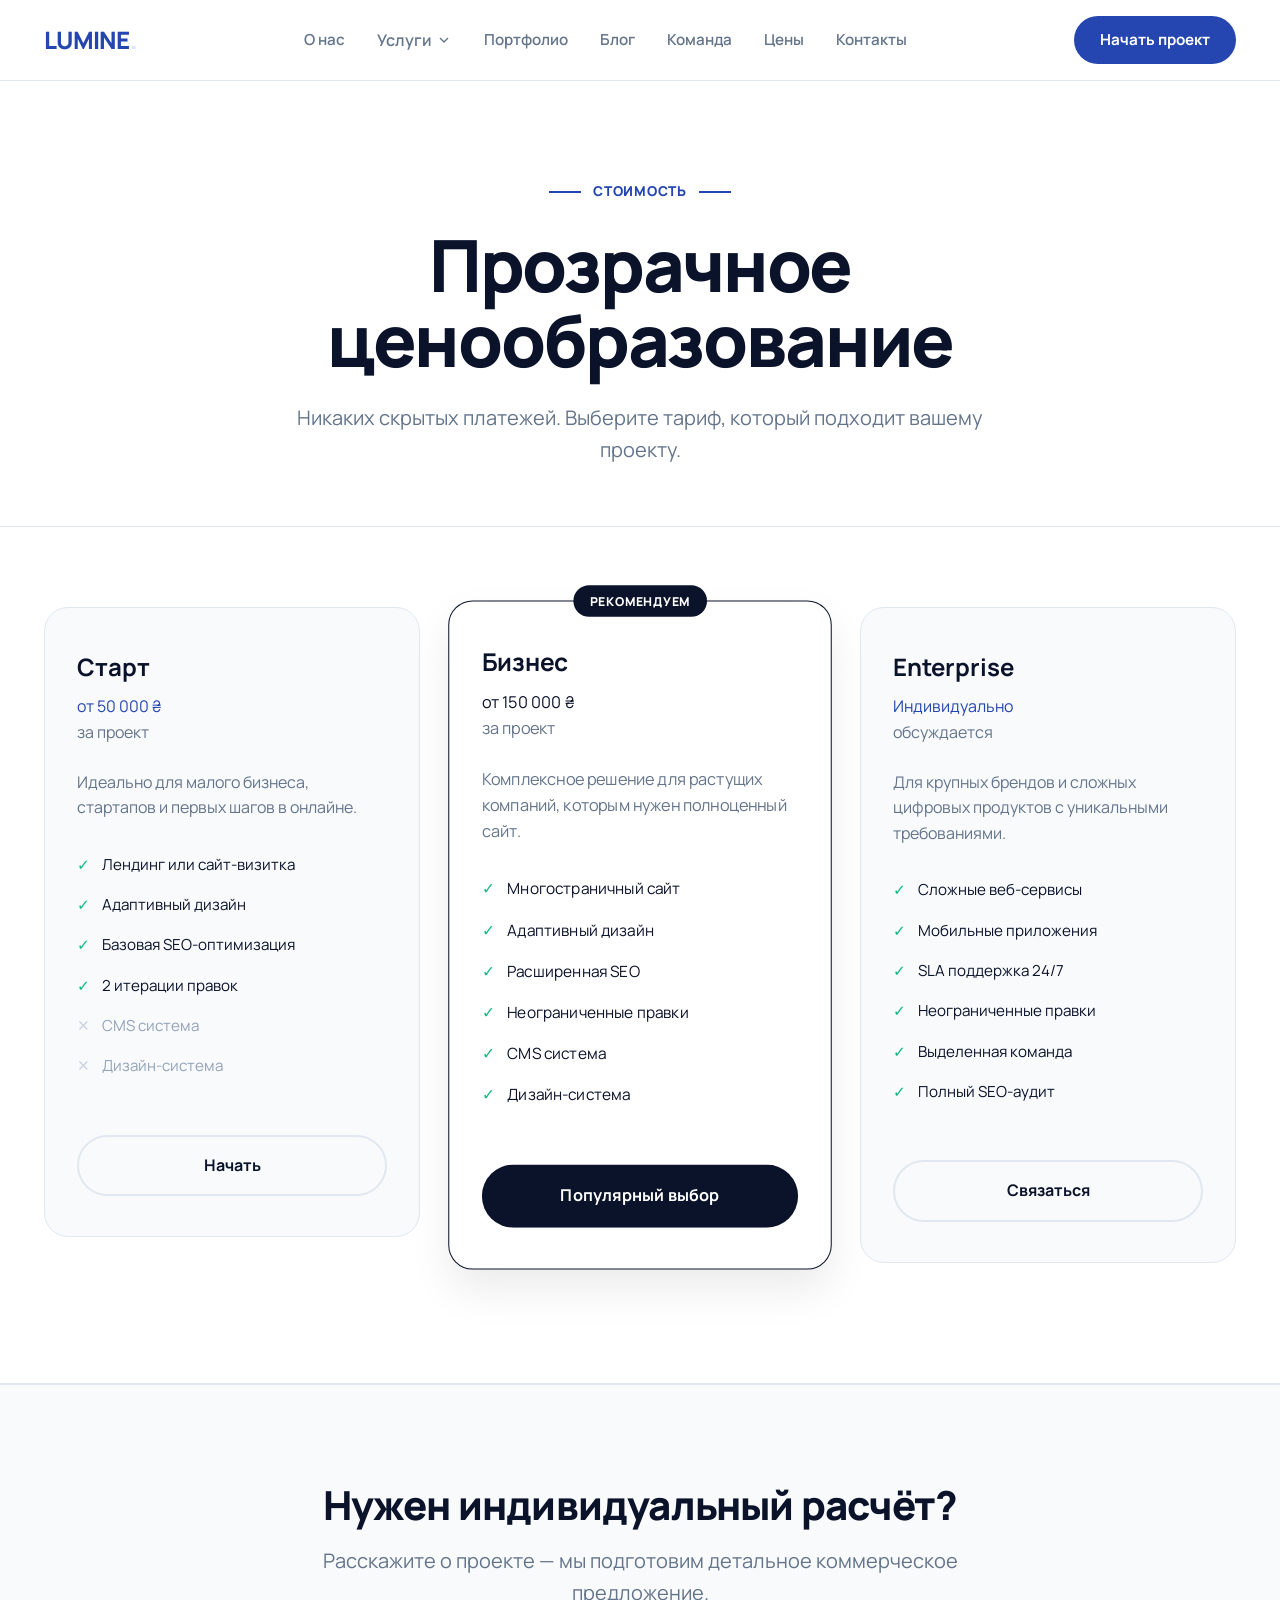
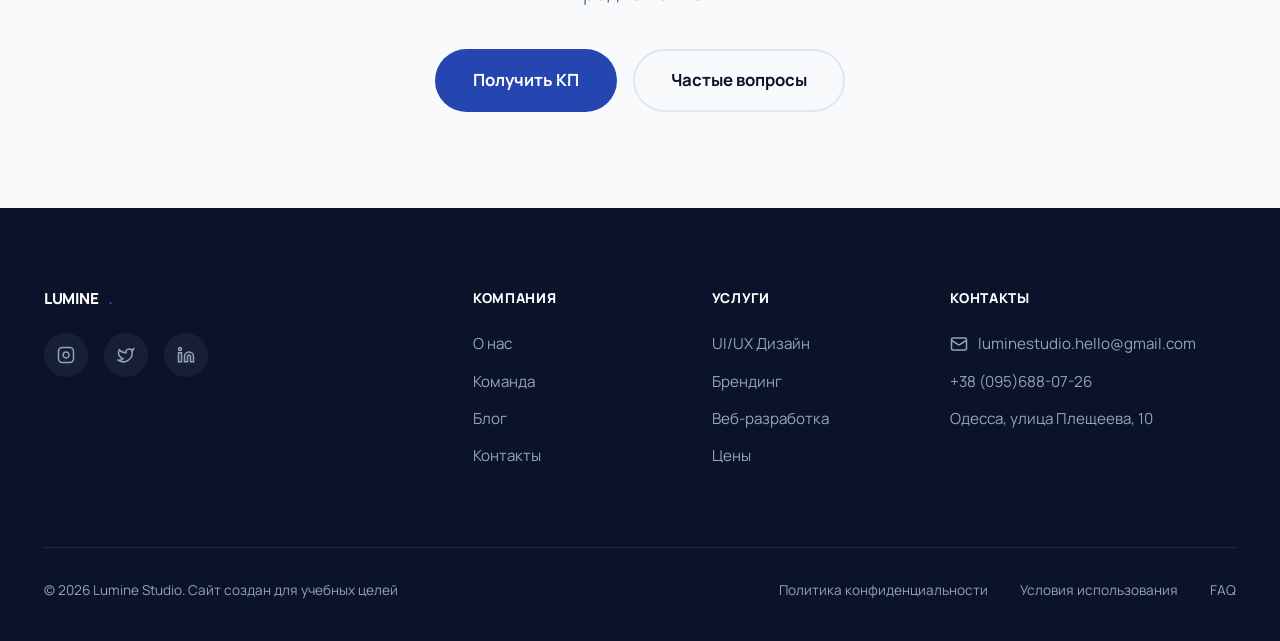
<file: pricing.html>
﻿<!DOCTYPE html>
<html lang="ru">
<head>
<meta charset="UTF-8">
<meta name="keywords" content="создание сайтов, веб-студия, разработка сайтов, заказать сайт, IT агентство, создание лендингов, разработка интернет-магазина,
	разработка сайтов под ключ цена, заказать сайт визитку Одесса, веб студия портфолио, услуги веб разработчика, создание корпоративного сайта,Lumine Studio,Lumine Studio отзывы,Lumine Studio веб студия,веб студия Одесса,дизайн студия Одесса
	,заказать сайт в Одессе,SEO,увеличить продажи через сайт,дизайн для IT-продуктов,редизайн старого сайта,как повысить конверсию сайта,верстка сайта">
	
	<meta name="description" content="Сайт веб-студии Lumine Studio.">
	
	<meta name="author" content="Stefurin Vadim">
	
    <link rel="shortcut icon" href="favicon.ico" type="image/x-icon">
    <meta name="viewport" content="width=device-width, initial-scale=1.0">
    <title>Цены — Lumine Studio</title>
    <link href="https://fonts.googleapis.com/css2?family=Manrope:wght@400;500;600;700;800&display=swap" rel="stylesheet">
    <link rel="stylesheet" href="style.css">
    <style>
        .pricing-card { background: var(--color-bg-light); border: 1px solid var(--color-border); border-radius: 24px; padding: 40px 32px; transition: 0.3s; position: relative; display: flex; flex-direction: column; }
        .pricing-card.highlight { background: #fff; border-color: var(--color-bg-dark); box-shadow: 0 20px 40px rgba(0,0,0,0.08); transform: scale(1.02); z-index: 2; }
        @media(max-width: 1024px) { .pricing-card.highlight { transform: none; } }
        .badge-rec { position: absolute; top: -16px; left: 50%; transform: translateX(-50%); background: var(--color-bg-dark); color: #fff; padding: 6px 16px; border-radius: 99px; font-size: 0.75rem; font-weight: 800; text-transform: uppercase; letter-spacing: 0.05em; }
        .price-list { list-style: none; margin-bottom: 40px; flex-grow: 1; }
        .price-list li { display: flex; align-items: center; gap: 12px; margin-bottom: 16px; font-size: 0.95rem; }
        .icon-check { color: #10B981; font-weight: bold; }
        .icon-cross { color: #CBD5E1; }
        .text-dim { color: #94A3B8; }
    </style>
</head>
<body>

<header class="header">
        <div class="container header-inner">
            <a href="index.html" class="logo">LUMINE<span class="logo-dot">.</span></a>
            
            <!-- Навигация для ПК -->
            <nav class="nav-desktop">
                <a href="about.html" class="nav-link">О нас</a>
                
                <div class="dropdown">
                    <button class="nav-link dropdown-toggle" style="display: flex; align-items: center;">
                        Услуги
                        <svg viewBox="0 0 24 24" fill="none" stroke="currentColor" stroke-width="2" style="width: 16px; height: 16px; margin-left: 4px;"><path d="m6 9 6 6 6-6"/></svg>
                    </button>
                    <div class="dropdown-menu">
                        <a href="service-uiux.html" class="dropdown-item">UI/UX Дизайн</a>
                        <a href="service-branding.html" class="dropdown-item">Брендинг</a>
                        <a href="service-development.html" class="dropdown-item">Веб-разработка</a>
                        <a href="services.html" class="dropdown-item text-accent" style="margin-top: 8px; border-top: 1px solid var(--color-border); padding-top: 12px;">Все услуги &rarr;</a>
                    </div>
                </div>

                <a href="portfolio.html" class="nav-link">Портфолио</a>
                <a href="blog.html" class="nav-link">Блог</a>
                <a href="team.html" class="nav-link">Команда</a>
                <a href="pricing.html" class="nav-link">Цены</a>
                <a href="contact.html" class="nav-link">Контакты</a>
            </nav>

            <!-- Кнопка и бургер-меню для мобилок -->
            <div class="header-actions">
                <a href="brief.html" class="btn btn-primary btn-sm hidden-mobile">Начать проект</a>
                <button class="mobile-toggle" aria-label="Меню">
                   
                </button>
            </div>
        </div>

        <!-- Мобильное меню (скрыто по умолчанию) -->
        <div class="mobile-nav" id="mobileNav">
            <a href="index.html" class="mobile-link">Главная</a>
            <a href="about.html" class="mobile-link">О нас</a>
            <a href="services.html" class="mobile-link">Услуги</a>
            <a href="portfolio.html" class="mobile-link">Портфолио</a>
            <a href="blog.html" class="mobile-link">Блог</a>
            <a href="team.html" class="mobile-link">Команда</a>
            <a href="pricing.html" class="mobile-link">Цены</a>
            <a href="contact.html" class="mobile-link">Контакты</a>
            <a href="brief.html" class="btn btn-primary w-full mt-4" style="justify-content: center;">Начать проект</a>
        </div>
    </header>

    <main>
        <section class="section page-hero text-center border-bottom">
            <div class="container max-w-800">
                <div class="section-label justify-center">
                    <span class="label-line"></span><span class="eyebrow mb-0 text-main">Стоимость</span><span class="label-line"></span>
                </div>
                <h1 class="hero-title mt-4 mb-6">Прозрачное ценообразование</h1>
                <p class="hero-subtitle mx-auto mb-0">Никаких скрытых платежей. Выберите тариф, который подходит вашему проекту.</p>
            </div>
        </section>

        <section class="section border-bottom" style="padding-top: 80px; padding-bottom: 120px;">
            <div class="container">
                <div class="grid-3 align-start">
                    
                    <div class="pricing-card">
                        <h1 class="text-xl font-bold mb-2">Старт</h1>
                        <div class="text-4xl font-bold text-accent mb-1">от 50 000 ₴</div>
                        <div class="text-sm text-muted mb-6">за проект</div>
                        <p class="text-sm text-muted mb-8">Идеально для малого бизнеса, стартапов и первых шагов в онлайне.</p>
                        
                        <ul class="price-list">
                            <li><span class="icon-check">✓</span> <span class="text-main">Лендинг или сайт-визитка</span></li>
                            <li><span class="icon-check">✓</span> <span class="text-main">Адаптивный дизайн</span></li>
                            <li><span class="icon-check">✓</span> <span class="text-main">Базовая SEO-оптимизация</span></li>
                            <li><span class="icon-check">✓</span> <span class="text-main">2 итерации правок</span></li>
                            <li><span class="icon-cross">✕</span> <span class="text-dim">CMS система</span></li>
                            <li><span class="icon-cross">✕</span> <span class="text-dim">Дизайн-система</span></li>
                        </ul>
                        <a href="contact.html" class="btn btn-outline w-full" style="padding: 16px;">Начать</a>
                    </div>

                    <div class="pricing-card highlight">
                        <div class="badge-rec">Рекомендуем</div>
                        <h1 class="text-xl font-bold mb-2">Бизнес</h1>
                        <div class="text-4xl font-bold text-main mb-1">от 150 000 ₴</div>
                        <div class="text-sm text-muted mb-6">за проект</div>
                        <p class="text-sm text-muted mb-8">Комплексное решение для растущих компаний, которым нужен полноценный сайт.</p>
                        
                        <ul class="price-list">
                            <li><span class="icon-check">✓</span> <span class="text-main">Многостраничный сайт</span></li>
                            <li><span class="icon-check">✓</span> <span class="text-main">Адаптивный дизайн</span></li>
                            <li><span class="icon-check">✓</span> <span class="text-main">Расширенная SEO</span></li>
                            <li><span class="icon-check">✓</span> <span class="text-main">Неограниченные правки</span></li>
                            <li><span class="icon-check">✓</span> <span class="text-main">CMS система</span></li>
                            <li><span class="icon-check">✓</span> <span class="text-main">Дизайн-система</span></li>
                        </ul>
                        <a href="contact.html" class="btn btn-primary w-full" style="background: var(--color-bg-dark); padding: 16px;">Популярный выбор</a>
                    </div>

                    <div class="pricing-card">
                        <h1 class="text-xl font-bold mb-2">Enterprise</h1>
                        <div class="text-4xl font-bold text-accent mb-1">Индивидуально</div>
                        <div class="text-sm text-muted mb-6">обсуждается</div>
                        <p class="text-sm text-muted mb-8">Для крупных брендов и сложных цифровых продуктов с уникальными требованиями.</p>
                        
                        <ul class="price-list">
                            <li><span class="icon-check">✓</span> <span class="text-main">Сложные веб-сервисы</span></li>
                            <li><span class="icon-check">✓</span> <span class="text-main">Мобильные приложения</span></li>
                            <li><span class="icon-check">✓</span> <span class="text-main">SLA поддержка 24/7</span></li>
                            <li><span class="icon-check">✓</span> <span class="text-main">Неограниченные правки</span></li>
                            <li><span class="icon-check">✓</span> <span class="text-main">Выделенная команда</span></li>
                            <li><span class="icon-check">✓</span> <span class="text-main">Полный SEO-аудит</span></li>
                        </ul>
                        <a href="contact.html" class="btn btn-outline w-full" style="padding: 16px;">Связаться</a>
                    </div>

                </div>
            </div>
        </section>

        <section class="section bg-light border-top text-center">
            <div class="container max-w-800">
                <h2 class="section-title mb-4">Нужен индивидуальный расчёт?</h2>
                <p class="hero-subtitle mb-8 mx-auto">Расскажите о проекте — мы подготовим детальное коммерческое предложение.</p>
                <div class="flex justify-center" style="display: flex; gap: 16px; justify-content: center;">
                    <a href="brief.html" class="btn btn-primary btn-lg">Получить КП</a>
                    <a href="faq.html" class="btn btn-outline btn-lg">Частые вопросы</a>
                </div>
            </div>
        </section>
    </main>

   <footer class="footer">
    <div class="container">
        <div class="footer-grid">
            
            <div class="footer-col brand-col">
                <a href="index.html" class="logo">LUMINE<span class="logo-dot">.</span></a>
                
                <div class="social-links">
                    <a href="https://instagram.com" target="_blank" class="social-circle" aria-label="Instagram">
                        <svg viewBox="0 0 24 24" fill="none" stroke="currentColor" stroke-width="2"><rect width="20" height="20" x="2" y="2" rx="5" ry="5"/><path d="M16 11.37A4 4 0 1 1 12.63 8 4 4 0 0 1 16 11.37z"/><line x1="17.5" x2="17.51" y1="6.5" y2="6.5"/></svg>
                    </a>
                    <a href="https://twitter.com" target="_blank" class="social-circle" aria-label="Twitter">
                        <svg viewBox="0 0 24 24" fill="none" stroke="currentColor" stroke-width="2"><path d="M22 4s-.7 2.1-2 3.4c1.6 10-9.4 17.3-18 11.6 2.2.1 4.4-.6 6-2C3 15.5.5 9.6 3 5c2.2 2.6 5.6 4.1 9 4-.9-4.2 4-6.6 7-3.8 1.1 0 3-1.2 3-1.2z"/></svg>
                    </a>
                    <a href="https://linkedin.com" target="_blank" class="social-circle" aria-label="LinkedIn">
                        <svg viewBox="0 0 24 24" fill="none" stroke="currentColor" stroke-width="2"><path d="M16 8a6 6 0 0 1 6 6v7h-4v-7a2 2 0 0 0-2-2 2 2 0 0 0-2 2v7h-4v-7a6 6 0 0 1 6-6z"/><rect width="4" height="12" x="2" y="9"/><circle cx="4" cy="4" r="2"/></svg>
                    </a>
                </div>
            </div>

            <div class="footer-col">
                <h2 class="footer-title">Компания</h2>
                <a href="about.html">О нас</a>
                <a href="team.html">Команда</a>
                <a href="blog.html">Блог</a>
                <a href="contact.html">Контакты</a>
            </div>

            <div class="footer-col">
                <h2 class="footer-title">Услуги</h2>
                <a href="service-uiux.html">UI/UX Дизайн</a>
                <a href="service-branding.html">Брендинг</a>
                <a href="service-development.html">Веб-разработка</a>
                <a href="pricing.html">Цены</a>
            </div>

            <div class="footer-col">
                <h2 class="footer-title">Контакты</h2>
                <a href="mailto:luminestudio.hello@gmail.com" class="contact-link">
                    <svg viewBox="0 0 24 24" fill="none" stroke="currentColor" stroke-width="2" class="footer-icon"><rect width="20" height="16" x="2" y="4" rx="2"/><path d="m22 7-8.97 5.7a1.94 1.94 0 0 1-2.06 0L2 7"/></svg>
                    luminestudio.hello@gmail.com
                </a>
                <a href="tel:+380669908357" class="contact-link">
                    +38 (095)688-07-26
                </a>
                <p>Одесса, улица Плещеева, 10</p>
            </div>

        </div>

        <div class="footer-bottom">
            <p>© 2026 Lumine Studio. Сайт создан для учебных целей</p>
            <div class="footer-links">
                <a href="privacy.html">Политика конфиденциальности</a>
                <a href="terms.html">Условия использования</a>
                <a href="faq.html">FAQ</a>
            </div>
        </div>
    </div>
</footer>
<script src="main.js"></script>
</body>
</html>
</file>
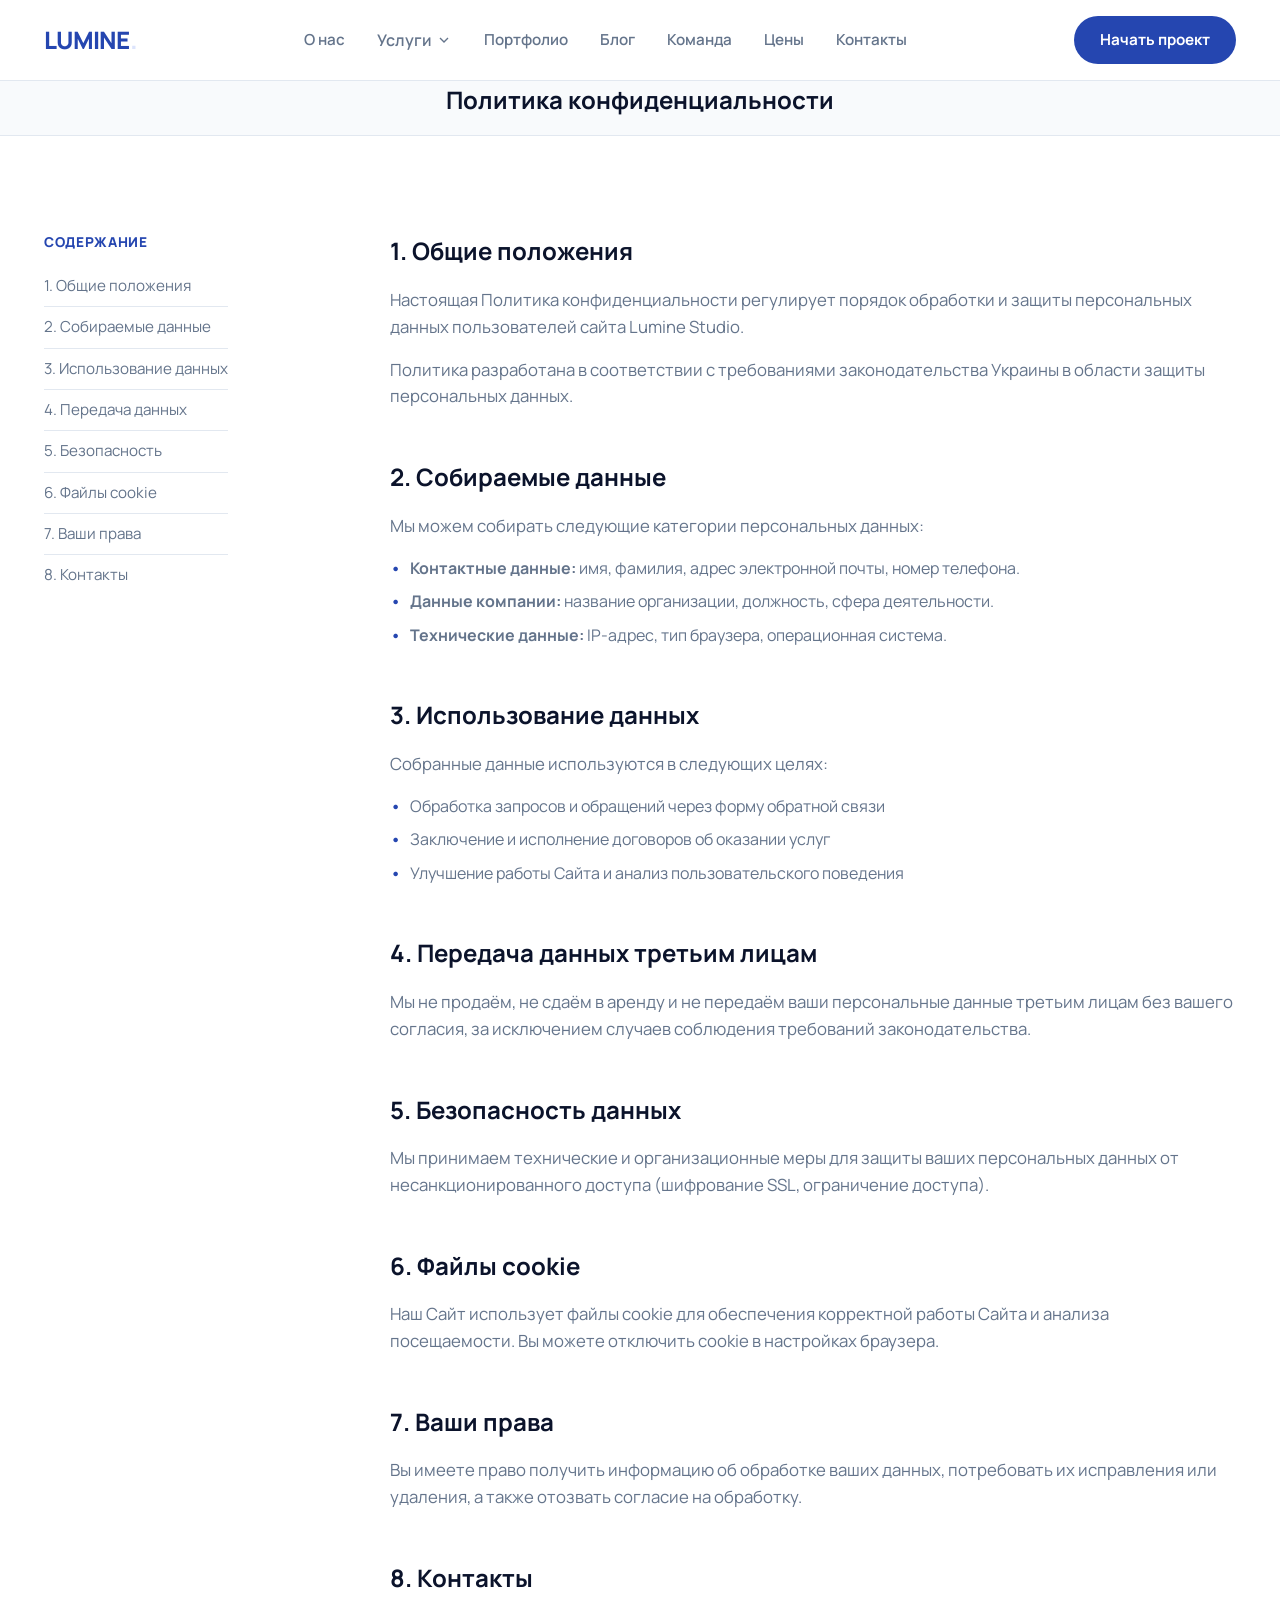
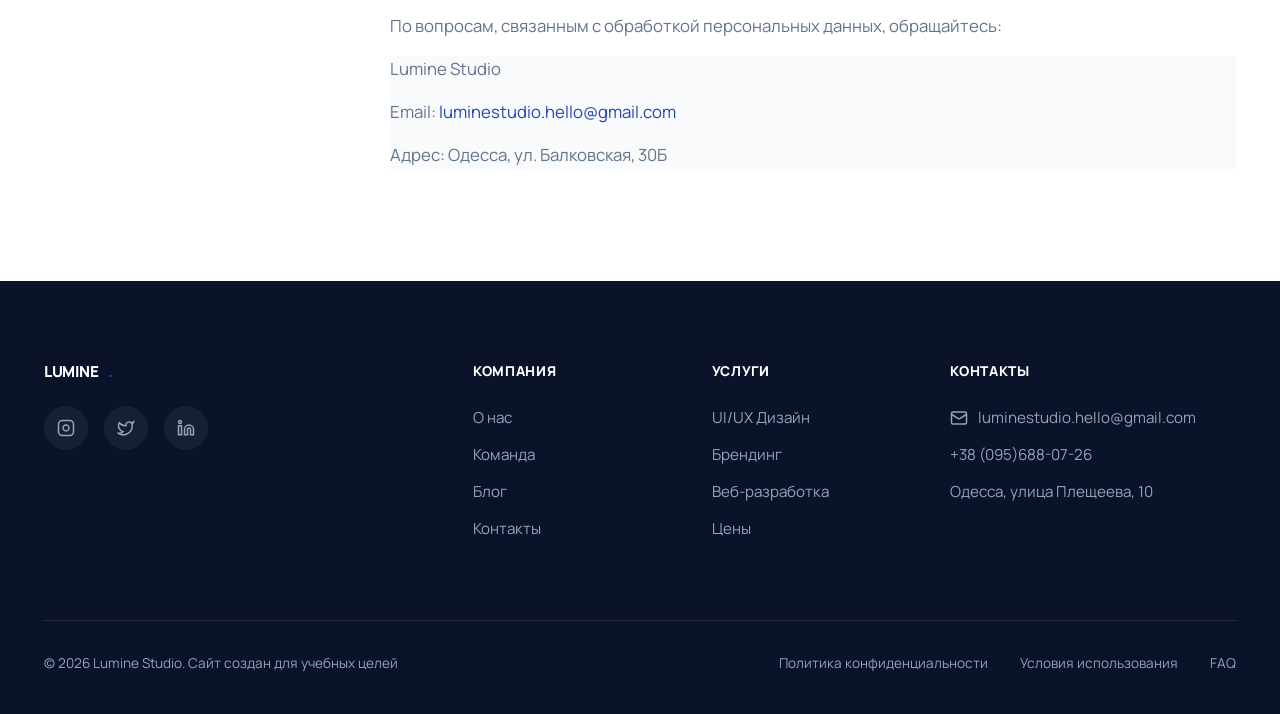
<file: privacy.html>
﻿<!DOCTYPE html>
<html lang="ru">
<head>
<meta charset="UTF-8">
<meta name="keywords" content="создание сайтов, веб-студия, разработка сайтов, заказать сайт, IT агентство, создание лендингов, разработка интернет-магазина,
	разработка сайтов под ключ цена, заказать сайт визитку Одесса, веб студия портфолио, услуги веб разработчика, создание корпоративного сайта,Lumine Studio,Lumine Studio отзывы,Lumine Studio веб студия,веб студия Одесса,дизайн студия Одесса
	,заказать сайт в Одессе,SEO,увеличить продажи через сайт,дизайн для IT-продуктов,редизайн старого сайта,как повысить конверсию сайта,верстка сайта">
	
	<meta name="description" content="Сайт веб-студии Lumine Studio.">
	
	<meta name="author" content="Stefurin Vadim">
	
    <link rel="shortcut icon" href="favicon.ico" type="image/x-icon">

    <meta name="viewport" content="width=device-width, initial-scale=1.0">
    <title>Политика конфиденциальности — Lumine Studio</title>
    <link href="https://fonts.googleapis.com/css2?family=Manrope:wght@400;500;600;700;800&display=swap" rel="stylesheet">
    <link rel="stylesheet" href="style.css">
    <style>
        .legal-sidebar { position: sticky; top: 120px; }
        .legal-nav a { display: block; padding: 8px 0; color: var(--color-text-muted); font-size: 0.95rem; border-bottom: 1px solid var(--color-border); transition: 0.3s; }
        .legal-nav a:last-child { border-bottom: none; }
        .legal-nav a:hover { color: var(--color-accent); padding-left: 8px; }
        .legal-content h2 { font-size: 1.5rem; font-weight: 700; margin-bottom: 16px; margin-top: 48px; }
        .legal-content h2:first-child { margin-top: 0; }
        .legal-content p { color: var(--color-text-muted); margin-bottom: 16px; font-size: 1.05rem; }
        .legal-content ul { list-style: none; margin-bottom: 24px; padding-left: 0; }
        .legal-content li { margin-bottom: 8px; color: var(--color-text-muted); padding-left: 20px; position: relative; }
        .legal-content li::before { content: "•"; color: var(--color-accent); position: absolute; left: 0; font-weight: bold; }
    </style>
</head>
<body>

<header class="header">
        <div class="container header-inner">
            <a href="index.html" class="logo">LUMINE<span class="logo-dot">.</span></a>
            
            <!-- Навигация для ПК -->
            <nav class="nav-desktop">
                <a href="about.html" class="nav-link">О нас</a>
                
                <div class="dropdown">
                    <button class="nav-link dropdown-toggle" style="display: flex; align-items: center;">
                        Услуги
                        <svg viewBox="0 0 24 24" fill="none" stroke="currentColor" stroke-width="2" style="width: 16px; height: 16px; margin-left: 4px;"><path d="m6 9 6 6 6-6"/></svg>
                    </button>
                    <div class="dropdown-menu">
                        <a href="service-uiux.html" class="dropdown-item">UI/UX Дизайн</a>
                        <a href="service-branding.html" class="dropdown-item">Брендинг</a>
                        <a href="service-development.html" class="dropdown-item">Веб-разработка</a>
                        <a href="services.html" class="dropdown-item text-accent" style="margin-top: 8px; border-top: 1px solid var(--color-border); padding-top: 12px;">Все услуги &rarr;</a>
                    </div>
                </div>

                <a href="portfolio.html" class="nav-link">Портфолио</a>
                <a href="blog.html" class="nav-link">Блог</a>
                <a href="team.html" class="nav-link">Команда</a>
                <a href="pricing.html" class="nav-link">Цены</a>
                <a href="contact.html" class="nav-link">Контакты</a>
            </nav>

            <!-- Кнопка и бургер-меню для мобилок -->
            <div class="header-actions">
                <a href="brief.html" class="btn btn-primary btn-sm hidden-mobile">Начать проект</a>
                <button class="mobile-toggle" aria-label="Меню">
                   
                </button>
            </div>
        </div>

        <!-- Мобильное меню (скрыто по умолчанию) -->
        <div class="mobile-nav" id="mobileNav">
            <a href="index.html" class="mobile-link">Главная</a>
            <a href="about.html" class="mobile-link">О нас</a>
            <a href="services.html" class="mobile-link">Услуги</a>
            <a href="portfolio.html" class="mobile-link">Портфолио</a>
            <a href="blog.html" class="mobile-link">Блог</a>
            <a href="team.html" class="mobile-link">Команда</a>
            <a href="pricing.html" class="mobile-link">Цены</a>
            <a href="contact.html" class="mobile-link">Контакты</a>
            <a href="brief.html" class="btn btn-primary w-full mt-4" style="justify-content: center;">Начать проект</a>
        </div>
    </header>

    <main>
        <section class="py-16 border-bottom bg-light">
            <div class="container max-w-800 text-center">
                
                <h1 class="text-4xl font-bold mb-4">Политика конфиденциальности</h1>
                
            </div>
        </section>

        <section class="section">
            <div class="container">
                <div class="grid-4" style="grid-template-columns: 1fr 3fr; gap: 64px;">
                    
                    <div class="hidden-mobile">
                        <div class="legal-sidebar">
                            <h1 class="eyebrow mb-4">Содержание</h1>
                            <nav class="legal-nav">
                                <a href="#general">1. Общие положения</a>
                                <a href="#data">2. Собираемые данные</a>
                                <a href="#usage">3. Использование данных</a>
                                <a href="#sharing">4. Передача данных</a>
                                <a href="#security">5. Безопасность</a>
                                <a href="#cookies">6. Файлы cookie</a>
                                <a href="#rights">7. Ваши права</a>
                                <a href="#contact">8. Контакты</a>
                            </nav>
                        </div>
                    </div>

                    <div class="legal-content">
                        <h2 id="general">1. Общие положения</h2>
                        <p>Настоящая Политика конфиденциальности регулирует порядок обработки и защиты персональных данных пользователей сайта Lumine Studio.</p>
                        <p>Политика разработана в соответствии с требованиями законодательства Украины в области защиты персональных данных.</p>

                        <h2 id="data">2. Собираемые данные</h2>
                        <p>Мы можем собирать следующие категории персональных данных:</p>
                        <ul>
                            <li><strong>Контактные данные:</strong> имя, фамилия, адрес электронной почты, номер телефона.</li>
                            <li><strong>Данные компании:</strong> название организации, должность, сфера деятельности.</li>
                            <li><strong>Технические данные:</strong> IP-адрес, тип браузера, операционная система.</li>
                        </ul>

                        <h2 id="usage">3. Использование данных</h2>
                        <p>Собранные данные используются в следующих целях:</p>
                        <ul>
                            <li>Обработка запросов и обращений через форму обратной связи</li>
                            <li>Заключение и исполнение договоров об оказании услуг</li>
                            <li>Улучшение работы Сайта и анализ пользовательского поведения</li>
                        </ul>

                        <h2 id="sharing">4. Передача данных третьим лицам</h2>
                        <p>Мы не продаём, не сдаём в аренду и не передаём ваши персональные данные третьим лицам без вашего согласия, за исключением случаев соблюдения требований законодательства.</p>

                        <h2 id="security">5. Безопасность данных</h2>
                        <p>Мы принимаем технические и организационные меры для защиты ваших персональных данных от несанкционированного доступа (шифрование SSL, ограничение доступа).</p>

                        <h2 id="cookies">6. Файлы cookie</h2>
                        <p>Наш Сайт использует файлы cookie для обеспечения корректной работы Сайта и анализа посещаемости. Вы можете отключить cookie в настройках браузера.</p>

                        <h2 id="rights">7. Ваши права</h2>
                        <p>Вы имеете право получить информацию об обработке ваших данных, потребовать их исправления или удаления, а также отозвать согласие на обработку.</p>

                        <h2 id="contact">8. Контакты</h2>
                        <p>По вопросам, связанным с обработкой персональных данных, обращайтесь:</p>
                        <div class="bg-light p-6 rounded-xl mt-4 border border-slate-200">
                            <p class="font-bold text-main mb-2">Lumine Studio</p>
                            <p class="text-sm">Email: <a href="mailto:privacy@luminestudio.com" class="text-accent">luminestudio.hello@gmail.com</a></p>
                            <p class="text-sm">Адрес: Одесса, ул. Балковская, 30Б</p>
                        </div>
                    </div>
                </div>
            </div>
        </section>
    </main>

   <footer class="footer">
    <div class="container">
        <div class="footer-grid">
            
            <div class="footer-col brand-col">
                <a href="index.html" class="logo">LUMINE<span class="logo-dot">.</span></a>
                
                <div class="social-links">
                    <a href="https://instagram.com" target="_blank" class="social-circle" aria-label="Instagram">
                        <svg viewBox="0 0 24 24" fill="none" stroke="currentColor" stroke-width="2"><rect width="20" height="20" x="2" y="2" rx="5" ry="5"/><path d="M16 11.37A4 4 0 1 1 12.63 8 4 4 0 0 1 16 11.37z"/><line x1="17.5" x2="17.51" y1="6.5" y2="6.5"/></svg>
                    </a>
                    <a href="https://twitter.com" target="_blank" class="social-circle" aria-label="Twitter">
                        <svg viewBox="0 0 24 24" fill="none" stroke="currentColor" stroke-width="2"><path d="M22 4s-.7 2.1-2 3.4c1.6 10-9.4 17.3-18 11.6 2.2.1 4.4-.6 6-2C3 15.5.5 9.6 3 5c2.2 2.6 5.6 4.1 9 4-.9-4.2 4-6.6 7-3.8 1.1 0 3-1.2 3-1.2z"/></svg>
                    </a>
                    <a href="https://linkedin.com" target="_blank" class="social-circle" aria-label="LinkedIn">
                        <svg viewBox="0 0 24 24" fill="none" stroke="currentColor" stroke-width="2"><path d="M16 8a6 6 0 0 1 6 6v7h-4v-7a2 2 0 0 0-2-2 2 2 0 0 0-2 2v7h-4v-7a6 6 0 0 1 6-6z"/><rect width="4" height="12" x="2" y="9"/><circle cx="4" cy="4" r="2"/></svg>
                    </a>
                </div>
            </div>

            <div class="footer-col">
                <h2 class="footer-title">Компания</h2>
                <a href="about.html">О нас</a>
                <a href="team.html">Команда</a>
                <a href="blog.html">Блог</a>
                <a href="contact.html">Контакты</a>
            </div>

            <div class="footer-col">
                <h2 class="footer-title">Услуги</h2>
                <a href="service-uiux.html">UI/UX Дизайн</a>
                <a href="service-branding.html">Брендинг</a>
                <a href="service-development.html">Веб-разработка</a>
                <a href="pricing.html">Цены</a>
            </div>

            <div class="footer-col">
                <h2 class="footer-title">Контакты</h2>
                <a href="mailto:luminestudio.hello@gmail.com" class="contact-link">
                    <svg viewBox="0 0 24 24" fill="none" stroke="currentColor" stroke-width="2" class="footer-icon"><rect width="20" height="16" x="2" y="4" rx="2"/><path d="m22 7-8.97 5.7a1.94 1.94 0 0 1-2.06 0L2 7"/></svg>
                    luminestudio.hello@gmail.com
                </a>
                <a href="tel:+380669908357" class="contact-link">
                    +38 (095)688-07-26
                </a>
                <p>Одесса, улица Плещеева, 10</p>
            </div>

        </div>

        <div class="footer-bottom">
            <p>© 2026 Lumine Studio. Сайт создан для учебных целей</p>
            <div class="footer-links">
                <a href="privacy.html">Политика конфиденциальности</a>
                <a href="terms.html">Условия использования</a>
                <a href="faq.html">FAQ</a>
            </div>
        </div>
    </div>
</footer>
<script src="main.js"></script>
</body>
</html>
</file>
<file: style.css>
:root {
    /* ЦВЕТА ЗАДНЕГО ФОНА */
    --color-bg-hero:  #F6F9FC; 
    --color-bg-light: #F8FAFC; 
    --color-bg-dark:  #0B132B; 
    
    /* ЦВЕТА ТЕКСТА */
    --color-text-main:  #0B132B; 
    --color-text-muted: #64748B; 
    
    /* АКЦЕНТНЫЕ ЦВЕТА */
    --color-accent:       #2546B0; 
    --color-accent-light: #DCE4FC; 
    --color-border:       #E2E8F0;
    
    /* ТИПОГРАФИЯ */
    --font-main: 'Manrope', system-ui, sans-serif;
}

/* УНИВЕРСАЛЬНЫЙ СБРОС */
*, *::before, *::after { 
    margin: 0; 
    padding: 0; 
    box-sizing: border-box; 
}

body { 
    font-family: var(--font-main); 
    color: var(--color-text-main); 
    background-color: #ffffff; 
    line-height: 1.6; 
    -webkit-font-smoothing: antialiased; 
    -moz-osx-font-smoothing: grayscale;
}

::selection {
    background-color: var(--color-accent-light);
    color: var(--color-accent);
}

a { 
    color: inherit; 
    text-decoration: none; 
    transition: all 0.3s cubic-bezier(0.4, 0, 0.2, 1); 
}

img { 
    display: block; 
    max-width: 100%; 
    height: auto; 
}

.container { 
    max-width: 1240px; 
    margin: 0 auto; 
    padding: 0 24px; 
}

/* ТИПОГРАФИЯ И ЦВЕТ ТЕКСТА */
.text-accent       { color: var(--color-accent); }
.text-accent-light { color: var(--color-accent-light); }
.text-main         { color: var(--color-text-main); }
.text-muted        { color: var(--color-text-muted); }
.text-white        { color: #ffffff !important; }

.text-center { text-align: center; }
.text-bold   { font-weight: 700; }

.bg-light { background-color: var(--color-bg-light); }
.bg-white { background-color: #ffffff; }
.bg-dark  { background-color: var(--color-bg-dark); color: #ffffff; }

/* УТИЛИТЫ */
.w-full     { width: 100%; }
.max-w-800  { max-width: 800px; margin: 0 auto; }
.mx-auto    { margin-left: auto; margin-right: auto; }
.hidden     { display: none !important; }

.border-top    { border-top: 1px solid var(--color-border); }
.border-bottom { border-bottom: 1px solid var(--color-border); }

/* Flexbox Helpers */
.justify-center { justify-content: center; }
.align-start    { align-items: flex-start; }
.align-center   { align-items: center; }

/* ВНУТРЕННИЕ И ВНЕШНИЕ ОТСТУПЫ */
.mb-0  { margin-bottom: 0 !important; }
.mb-2  { margin-bottom: 8px; }
.mb-3  { margin-bottom: 12px; }
.mb-4  { margin-bottom: 16px; }
.mb-6  { margin-bottom: 24px; }
.mb-8  { margin-bottom: 32px; }
.mb-10 { margin-bottom: 40px; }

.mt-1  { margin-top: 4px; }
.mt-2  { margin-top: 8px; }
.mt-4  { margin-top: 16px; }
.mt-8  { margin-top: 32px; }
.pt-8  { padding-top: 32px; }

.grid-2 { display: grid; grid-template-columns: repeat(2, 1fr); gap: 32px; }
.grid-3 { display: grid; grid-template-columns: repeat(3, 1fr); gap: 32px; }
.grid-4 { display: grid; grid-template-columns: repeat(4, 1fr); gap: 32px; }
.gap-64 { gap: 64px; }

/* СТИЛИ КНОПОК */
.btn { 
    display: inline-flex; align-items: center; justify-content: center; 
    font-weight: 700; border-radius: 9999px; border: 2px solid transparent; 
    cursor: pointer; transition: all 0.3s ease; 
}
.btn-sm { padding: 10px 24px; font-size: 0.95rem; }
.btn-lg { padding: 16px 36px; font-size: 1.05rem; }

.btn-primary { background-color: var(--color-accent); color: #ffffff; }
.btn-primary:hover { background-color: #1D3A94; color: #ffffff; }

.btn-outline { background-color: transparent; color: var(--color-text-main); border-color: var(--color-border); }
.btn-outline:hover { border-color: var(--color-accent); color: var(--color-accent); }

.btn-text { display: inline-flex; align-items: center; font-weight: 700; color: var(--color-accent); transition: all 0.3s ease; }
.btn-text:hover { gap: 6px; }

.group:hover .icon-arrow { transform: translateX(4px); }
.icon-arrow { width: 18px; height: 18px; margin-left: 8px; transition: transform 0.3s ease; }

/* ХЕДЕР И НАВИГАЦИЯ (ПК) */
.header { position: sticky; top: 0; background-color: #ffffff; border-bottom: 1px solid var(--color-border); z-index: 100; }
.header-inner { display: flex; justify-content: space-between; align-items: center; height: 80px; }

.logo { font-size: 1.5rem; font-weight: 800; color: var(--color-accent); letter-spacing: -0.03em; }
.logo-dot { color: var(--color-accent-light); }

.nav-desktop { display: flex; gap: 32px; align-items: center; } 
.mobile-toggle { display: none; background: none; border: none; cursor: pointer; color: var(--color-text-main); } 
.hidden-mobile { display: inline-flex; } 

.nav-link { font-size: 0.95rem; font-weight: 600; color: var(--color-text-muted); display: flex; align-items: center; }
.nav-link:hover { color: var(--color-accent); }
button.nav-link { background: transparent; border: none; font-family: inherit; font-size: inherit; cursor: pointer; padding: 0; outline: none; }

.icon-menu { width: 28px; height: 28px; }
.mobile-nav { display: none; position: absolute; top: 80px; left: 0; width: 100%; padding: 24px; background-color: #ffffff; border-bottom: 1px solid var(--color-border); }
.mobile-nav.active { display: flex; flex-direction: column; gap: 16px; }
.mobile-link { font-size: 1.1rem; font-weight: 600; border-bottom: 1px solid var(--color-border); padding-bottom: 12px; }

/* ВЫПАДАЮЩЕЕ МЕНЮ (ПК) */
.dropdown { position: relative; }
.dropdown-menu { 
    position: absolute; top: 100%; left: 0; background-color: #ffffff; border: none; border-radius: 16px; 
    padding: 12px 0; min-width: 220px; box-shadow: 0 10px 25px rgba(0, 0, 0, 0.05); 
    opacity: 0; visibility: hidden; transform: translateY(10px); transition: all 0.3s cubic-bezier(0.4, 0, 0.2, 1); 
}
.dropdown:hover .dropdown-menu { opacity: 1; visibility: visible; transform: translateY(0); }
.dropdown-item { display: block; padding: 10px 24px; font-size: 0.95rem; font-weight: 600; color: var(--color-text-main); }
.dropdown-item:hover { background-color: var(--color-bg-light); color: var(--color-accent); }

/* СЕКЦИИ И HERO BLOCKS (ПК) */
.section { padding: 96px 0; }
.section-header { margin-bottom: 48px; }
.section-label { display: flex; align-items: center; gap: 12px; margin-bottom: 24px; }
.label-line { height: 2px; width: 32px; background-color: var(--color-accent); }
.eyebrow { display: block; font-size: 0.85rem; font-weight: 800; text-transform: uppercase; letter-spacing: 0.05em; color: var(--color-accent); margin-bottom: 12px; }
.section-title { font-size: 2.5rem; font-weight: 800; line-height: 1.2; letter-spacing: -0.02em; }

.hero { background-color: var(--color-bg-hero); padding: 80px 0 100px 0; }
.page-hero { padding-top: 100px; padding-bottom: 60px; }

.badge { display: inline-flex; align-items: center; justify-content: center; width: 44px; height: 28px; background-color: var(--color-accent-light); border-radius: 9999px; margin-bottom: 32px; }
.badge-dot { width: 8px; height: 8px; background-color: var(--color-accent); border-radius: 50%; }

.hero-title { font-size: 4.5rem; font-weight: 800; line-height: 1.05; letter-spacing: -0.03em; margin-bottom: 24px; }
.hero-subtitle { font-size: 1.25rem; color: var(--color-text-muted); margin-bottom: 40px; max-width: 700px; line-height: 1.6; }
.hero-actions { display: flex; gap: 16px; flex-wrap: wrap; }

/* КАРТЫ ПОРТФОЛИО И КОМАНДЫ (ПК) */
.card { padding: 40px 32px; border: 1px solid var(--color-border); border-radius: 24px; transition: all 0.3s ease; }
.card:hover { border-color: var(--color-accent); box-shadow: 0 20px 40px rgba(37, 70, 176, 0.08); transform: translateY(-5px); }

.card-icon { display: flex; align-items: center; justify-content: center; width: 56px; height: 56px; background-color: var(--color-bg-hero); color: var(--color-accent); border-radius: 16px; margin-bottom: 24px; }
.card-icon svg { width: 28px; height: 28px; }

.portfolio-item { display: block; cursor: pointer; }
.portfolio-img-wrap { position: relative; aspect-ratio: 4/3; border-radius: 24px; overflow: hidden; margin-bottom: 20px; }
.portfolio-img-wrap img { width: 100%; height: 100%; object-fit: cover; transition: transform 0.6s cubic-bezier(0.25, 1, 0.5, 1); }
.portfolio-item:hover img { transform: scale(1.05); }

.team-card { transition: transform 0.3s ease; }
.team-card:hover { transform: translateY(-5px); }
.team-img-wrap { position: relative; width: 100%; aspect-ratio: 3/4; border-radius: 24px; overflow: hidden; margin-bottom: 24px; background-color: var(--color-bg-light); }
.team-img-wrap img { position: absolute; top: 0; left: 0; width: 100%; height: 100%; object-fit: cover; }
.team-name { font-size: 1.25rem; font-weight: 800; margin-bottom: 4px; color: var(--color-text-main); }
.team-role { color: var(--color-accent); font-weight: 700; font-size: 0.9rem; margin-bottom: 12px; }
.team-bio { color: var(--color-text-muted); font-size: 0.95rem; line-height: 1.5; }

/* ФОРМЫ */
.contact-form input, .contact-form textarea { 
    width: 100%; padding: 16px; font-family: inherit; font-size: 1rem; 
    background-color: var(--color-bg-light); border: 1px solid var(--color-border); border-radius: 16px; outline: none; transition: all 0.3s ease; 
}
.contact-form input:focus, .contact-form textarea:focus { border-color: var(--color-accent); background-color: #ffffff; }
textarea { resize: vertical; }

/* ФУТЕР (ПК) */
.footer { background-color: #0B132B; color: #ffffff; padding: 80px 0 40px 0; }
.footer-grid { display: grid; grid-template-columns: 2fr 1fr 1fr 1.5fr; gap: 48px; margin-bottom: 64px; }
.brand-col .logo { color: #ffffff; } 
.brand-col .logo-dot { color: var(--color-accent); }

.footer-text { color: #94A3B8; margin-top: 16px; max-width: 320px; font-size: 0.95rem; line-height: 1.6; }
.footer-title { font-size: 0.85rem; font-weight: 800; text-transform: uppercase; letter-spacing: 0.05em; color: #ffffff; margin-bottom: 24px; }
.footer-col a, .footer-col p { display: flex; align-items: flex-start; gap: 10px; color: #94A3B8; margin-bottom: 16px; font-size: 0.95rem; line-height: 1.4; }
.footer-col a:hover { color: #ffffff; }
.footer-icon { width: 18px; height: 18px; flex-shrink: 0; margin-top: 2px; }

.social-links { display: flex; gap: 16px; margin-top: 24px; flex-wrap: wrap; }
a.social-circle { display: flex; align-items: center !important; justify-content: center !important; width: 44px; height: 44px; border-radius: 50%; color: #94A3B8; background-color: rgba(255, 255, 255, 0.05); flex-shrink: 0; transition: all 0.3s ease; }
a.social-circle svg { display: block; width: 18px; height: 18px; fill: none; }
a.social-circle:hover { background-color: var(--color-accent) !important; color: #ffffff !important; transform: translateY(-3px); }

.footer-bottom { display: flex; flex-direction: row; justify-content: space-between; align-items: center; gap: 16px; padding-top: 32px; border-top: 1px solid rgba(255, 255, 255, 0.1); color: #94A3B8; font-size: 0.85rem; }
.footer-links { display: flex; gap: 32px; flex-wrap: wrap; }
.footer-links a { color: #94A3B8; }
.footer-links a:hover { color: #ffffff; }



/* 1. ПЛАНШЕТЫ (от 768px до 1023px)  */
@media only screen and (max-device-width: 1023px) {
    /* Сетки превращаются в 2 колонки */
    .grid-3, .grid-4 { grid-template-columns: repeat(2, 1fr); }
    
    /* Меняем меню на мобильное */
    .nav-desktop { display: none; }
    .mobile-toggle { display: block; }
    .hidden-mobile { display: none; }
    
    /* Уменьшаем огромные шрифты шапки */
    .hero-title { font-size: 3.5rem; }
    
    /* Футер перестраиваем в 2 колонки */
    .footer-grid { grid-template-columns: repeat(2, 1fr); gap: 40px; margin-bottom: 48px; }
}

/* 2. ТЕЛЕФОНЫ (от 321px до 767px) */
@media only screen and (max-device-width: 767px) {
    /* Сетки сбрасываются в 1 колонку */
    .grid-2, .grid-3, .grid-4 { grid-template-columns: 1fr; gap: 24px; }
    .gap-64 { gap: 32px; }
    
    /* Уменьшаем большие отступы ПК версии */
    .section { padding: 60px 0; }
    .hero { padding: 60px 0 80px 0; }
    .page-hero { padding-top: 80px; padding-bottom: 40px; }
    
    /* Адаптируем шрифты */
    .section-title { font-size: 2rem; }
    .hero-title { font-size: 2.8rem; }
    .hero-subtitle { font-size: 1.1rem; }
    
    /* Кнопки выстраиваются друг под другом и тянутся на всю ширину для пальца */
    .hero-actions { flex-direction: column; width: 100%; }
    .hero-actions .btn { width: 100%; }
    .btn-lg { width: 100%; }
    
    /* Карточки становятся компактнее */
    .card { padding: 24px; }
    
    /* Футер становится в 1 колонку и центрируется */
    .footer { padding: 60px 0 32px 0; }
    .footer-grid { grid-template-columns: 1fr; gap: 32px; margin-bottom: 40px; }
    .footer-bottom { flex-direction: column; text-align: center; gap: 24px; }
    .footer-links { justify-content: center; gap: 16px; }
}


@media only screen and (max-device-width: 320px) {
    /* Сжимаем шапку и логотип */
    .header-inner { height: 60px; }
    .logo { font-size: 1.25rem; }
    
    /* Максимально уменьшаем заголовки чтобы не ломали экран */
    .hero-title { font-size: 2.2rem; }
    .section-title { font-size: 1.75rem; }
    
    /* Сжимаем кнопки */
    .btn-sm { padding: 8px 16px; font-size: 0.85rem; }
    .btn-lg { padding: 12px 24px; font-size: 1rem; }
    
    /* Карточки становятся минимальными */
    .card { padding: 16px; }
}
</file>
